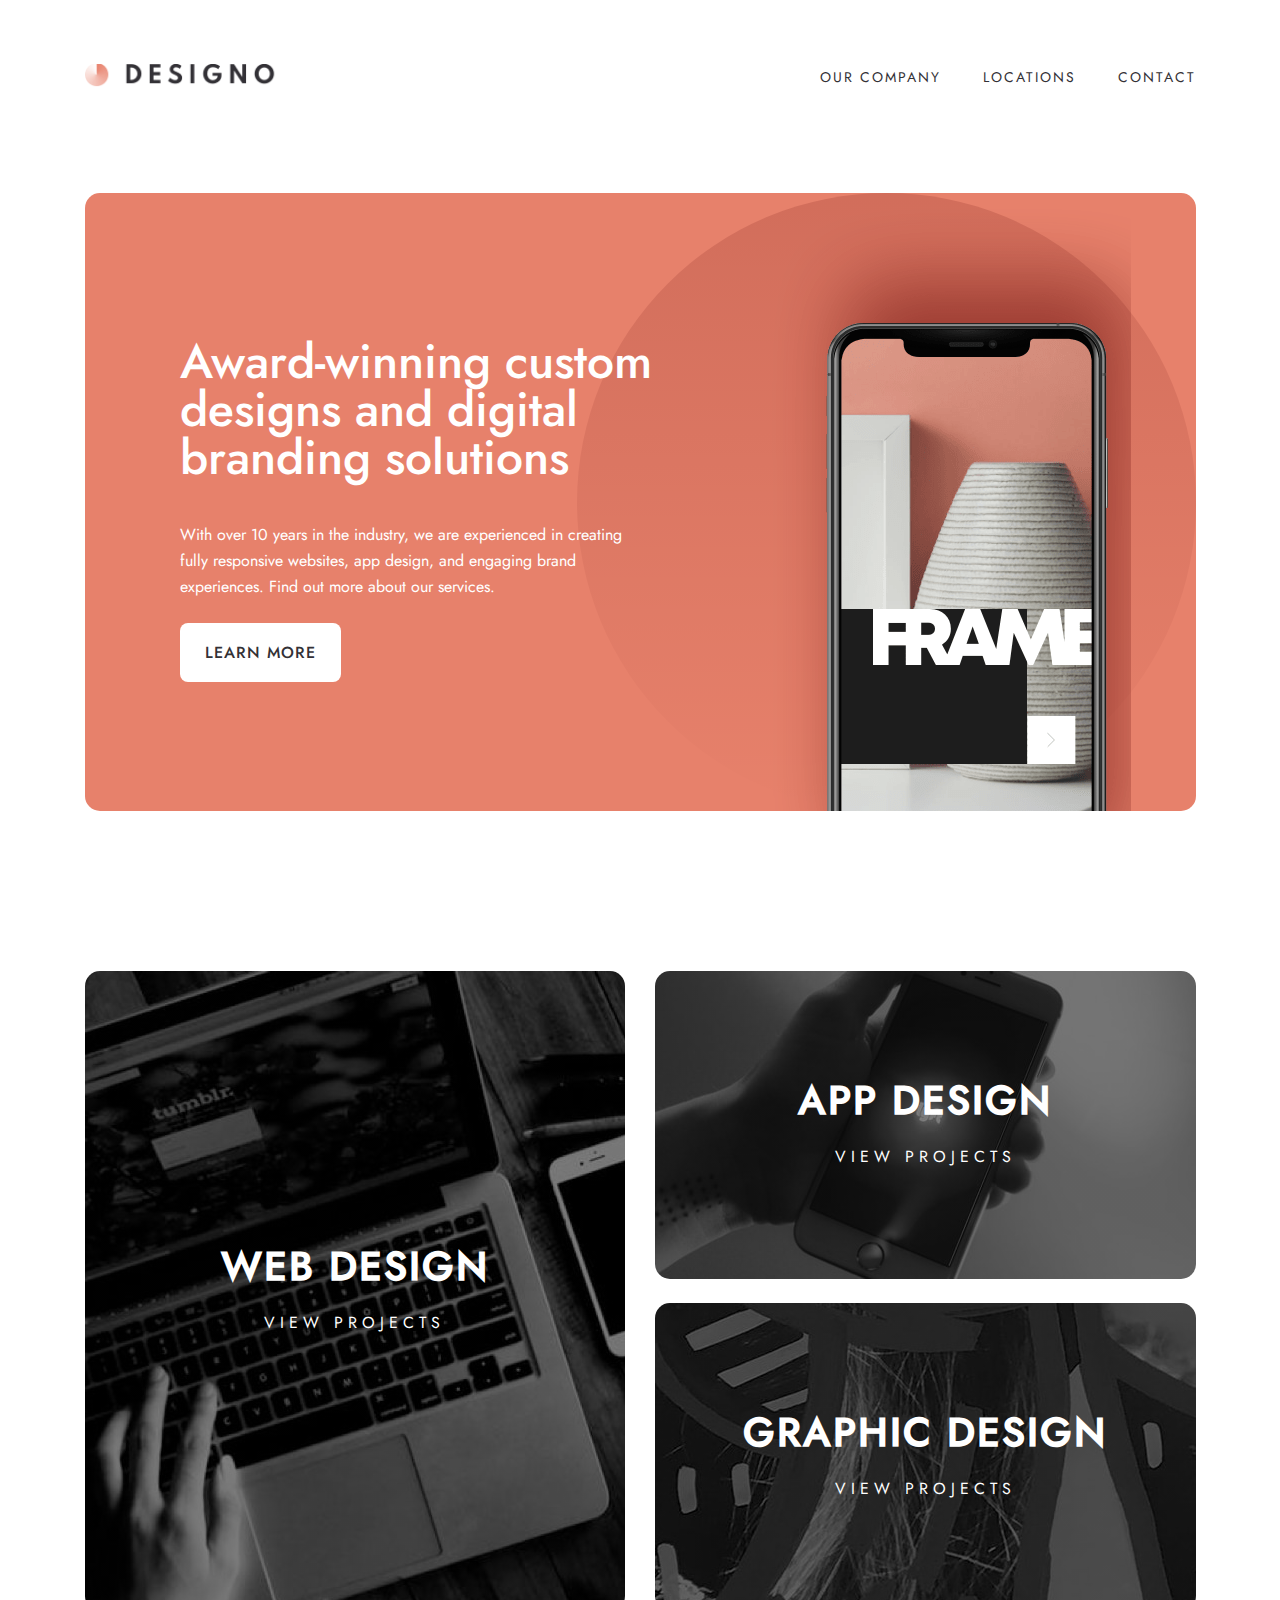
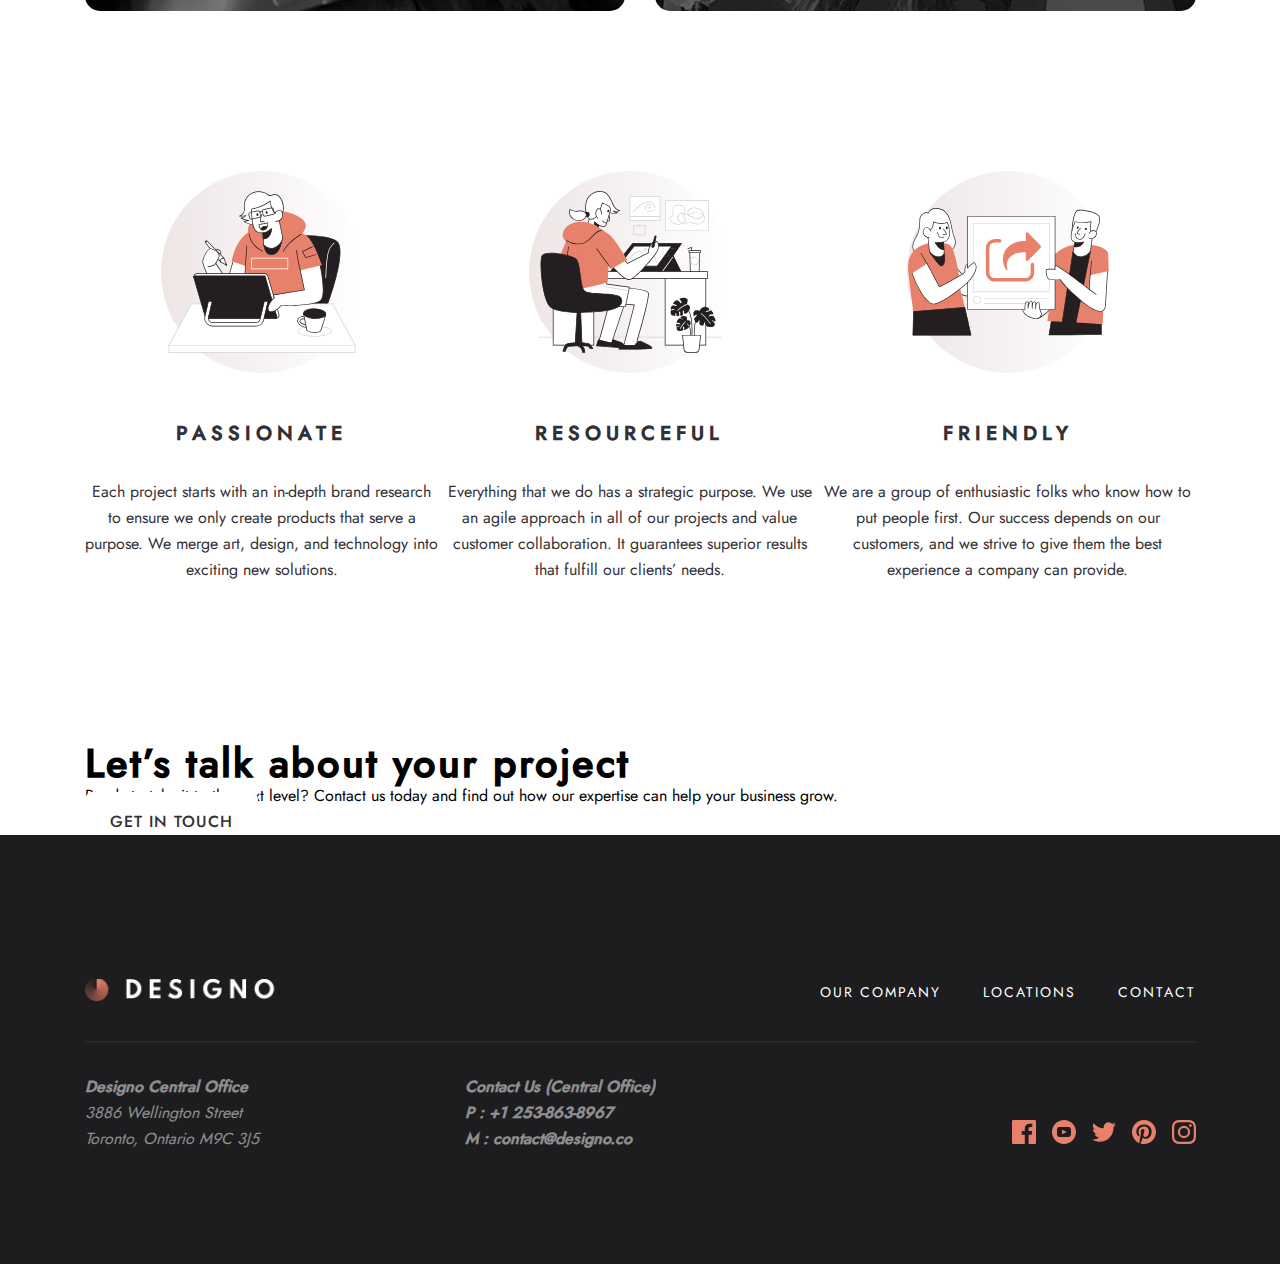
<file: index.html>
<!DOCTYPE html>
<html lang="en">
  <head>
    <meta charset="UTF-8" />
    <meta name="viewport" content="width=device-width, initial-scale=1.0" />
    <title>Designo</title>
    <link rel="stylesheet" href="./css/main.css" />
  </head>
  <body>
    <header class="header">
      <div class="header__container container">
        <a href="./index.html" class="header__logo"
          ><img
            src="./images/shared/desktop/logo-dark.png"
            alt="header__logo-img"
            class="header__logo-img"
            width="196"
            height="24"
        /></a>
        <nav class="navbar">
          <ul class="navbar__list">
            <li class="navbar__item">
              <a href=".pages/about.html" class="navbar__link"
                >OUR COMPANY</a
              >
            </li>
            <li class="navbar__item">
              <a href="./location.html" class="navbar__link"
                >LOCATIONS</a
              >
            </li>
            <li class="navbar__item">
              <a href="./contact.html" class="navbar__link"
                >CONTACT</a
              >
            </li>
          </ul>
        </nav>
      </div>
    </header>
    <main class="main">
      <div class="main__container container">
        <section class="hero">
          <div class="hero__content">
            <h1 class="hero__title">
              Award-winning custom designs and digital branding solutions
            </h1>
            <p class="hero__description">
              With over 10 years in the industry, we are experienced in creating
              fully responsive websites, app design, and engaging brand
              experiences. Find out more about our services.
            </p>
            <a href="./about.html" class="btn">Learn More</a>
          </div>
          <div class="hero__bg"></div>
        </section>
        <sectin class="bg-section">
          <a href="./webdesign.html" class="bg-section__left"
            ><h2>WEB DESIGN</h2>
            <p>VIEW PROJECTS</p></a
          >
          <div class="bg-section__right">
            <a href="./appdesign.html" class="bg__section__top"
              ><h2>APP DESIGN</h2>
              <p>VIEW PROJECTS</p></a
            >
            <a href="./graphicdesign.html" class="bg-section__bottom"
              ><h2>GRAPHIC DESIGN</h2>
              <p>VIEW PROJECTS</p></a
            >
          </div>
        </sectin>
        <section class="info">
          <div class="info__card">
            <img
              src="./images/home/desktop/illustration-passionate.svg"
              alt="illustration-passionate"
              class="info__img"
              width="202"
              height="202"
            />
            <h3 class="info__title">PASSIONATE</h3>
            <p class="info__description">
              Each project starts with an in-depth brand research to ensure we
              only create products that serve a purpose. We merge art, design,
              and technology into exciting new solutions.
            </p>
          </div>
          <div class="info__card">
            <img
              src="./images/home/desktop/illustration-resourceful.svg"
              alt="illustration-passionate"
              class="info__img"
              width="202"
              height="202"
            />
            <h3 class="info__title">RESOURCEFUL</h3>
            <p class="info__description">
              Everything that we do has a strategic purpose. We use an agile
              approach in all of our projects and value customer collaboration.
              It guarantees superior results that fulfill our clients’ needs.
            </p>
          </div>
          <div class="info__card">
            <img
              src="./images/home/desktop/illustration-friendly.svg"
              alt="illustration-passionate"
              class="info__img"
              width="202"
              height="202"
            />
            <h3 class="info__title">FRIENDLY</h3>
            <p class="info__description">
              We are a group of enthusiastic folks who know how to put people
              first. Our success depends on our customers, and we strive to give
              them the best experience a company can provide.
            </p>
          </div>
        </section>
        <section class="orange">
          <div class="orange__content">
            <h2 class="orange__title">Let’s talk about your project</h2>
            <p class="orange__description">
              Ready to take it to the next level? Contact us today and find out
              how our expertise can help your business grow.
            </p>
          </div>
          <a href="./contact.html" class="btn">Get in touch</a>
        </section>
      </div>
    </main>
    <footer class="footer">
      <div class="footer__container container">
        <div class="footer__container-wrapper">
          <a href="./index.html" class="header__logo"
            ><img
              src="./images/shared/desktop/logo-light.png"
              alt="header__logo-img"
              class="header__logo-img"
              width="196"
              height="24"
          /></a>
          <nav class="navbar">
            <ul class="navbar__list">
              <li class="navbar__item">
                <a href="./about.html" class="footer__navbar__link"
                  >OUR COMPANY</a
                >
              </li>
              <li class="navbar__item">
                <a
                  href="./location.html"
                  class="footer__navbar__link"
                  >LOCATIONS</a
                >
              </li>
              <li class="navbar__item">
                <a href="./contact.html" class="footer__navbar__link"
                  >CONTACT</a
                >
              </li>
            </ul>
          </nav>
        </div>
        <div class="line"></div>
        <div class="footer__bottom">
          <div class="footer__bottom-content">
            <address>
              <span>Designo Central Office</span> <br />
              3886 Wellington Street <br />Toronto, Ontario M9C 3J5
            </address>
            <address>
              <span
                >Contact Us (Central Office) <br />
              <a href="tel" style="color: inherit;">  P : +1 253-863-8967 </a><br />
                M : contact@designo.co</span
              >
            </address>
          </div>
          <ul class="footer__icon__list">
            <li class="footer__icon__item">
              <a href="" class="footer__icon__link"
                ><svg width="24" height="24" xmlns="http://www.w3.org/2000/svg">
                  <path
                    d="M22.675 0H1.325C.593 0 0 .593 0 1.325v21.351C0 23.407.593 24 1.325 24H12.82v-9.294H9.692v-3.622h3.128V8.413c0-3.1 1.893-4.788 4.659-4.788 1.325 0 2.463.099 2.795.143v3.24l-1.918.001c-1.504 0-1.795.715-1.795 1.763v2.313h3.587l-.467 3.622h-3.12V24h6.116c.73 0 1.323-.593 1.323-1.325V1.325C24 .593 23.407 0 22.675 0z"
                    fill="#E7816B"
                    fill-rule="nonzero"
                  /></svg
              ></a>
            </li>
            <li class="footer__icon__item">
              <a href="" class="footer__icon__link"
                ><svg width="24" height="24" xmlns="http://www.w3.org/2000/svg">
                  <path
                    d="M12 0C5.373 0 0 5.373 0 12s5.373 12 12 12 12-5.373 12-12S18.627 0 12 0zm4.441 16.892c-2.102.144-6.784.144-8.883 0C5.282 16.736 5.017 15.622 5 12c.017-3.629.285-4.736 2.558-4.892 2.099-.144 6.782-.144 8.883 0C18.718 7.264 18.982 8.378 19 12c-.018 3.629-.285 4.736-2.559 4.892zM10 9.658l4.917 2.338L10 14.342V9.658z"
                    fill="#E7816B"
                    fill-rule="nonzero"
                  /></svg
              ></a>
            </li>
            <li class="footer__icon__item">
              <a href="" class="footer__icon__link"
                ><svg width="24" height="20" xmlns="http://www.w3.org/2000/svg">
                  <path
                    d="M24 2.557a9.83 9.83 0 01-2.828.775A4.932 4.932 0 0023.337.608a9.864 9.864 0 01-3.127 1.195A4.916 4.916 0 0016.616.248c-3.179 0-5.515 2.966-4.797 6.045A13.978 13.978 0 011.671 1.149a4.93 4.93 0 001.523 6.574 4.903 4.903 0 01-2.229-.616c-.054 2.281 1.581 4.415 3.949 4.89a4.935 4.935 0 01-2.224.084 4.928 4.928 0 004.6 3.419A9.9 9.9 0 010 17.54a13.94 13.94 0 007.548 2.212c9.142 0 14.307-7.721 13.995-14.646A10.025 10.025 0 0024 2.557z"
                    fill="#E7816B"
                    fill-rule="nonzero"
                  /></svg
              ></a>
            </li>
            <li class="footer__icon__item">
              <a href="" class="footer__icon__link"
                ><svg width="24" height="24" xmlns="http://www.w3.org/2000/svg">
                  <path
                    d="M12 0C5.373 0 0 5.372 0 12c0 5.084 3.163 9.426 7.627 11.174-.105-.949-.2-2.405.042-3.441.218-.937 1.407-5.965 1.407-5.965s-.359-.719-.359-1.782c0-1.668.967-2.914 2.171-2.914 1.023 0 1.518.769 1.518 1.69 0 1.029-.655 2.568-.994 3.995-.283 1.194.599 2.169 1.777 2.169 2.133 0 3.772-2.249 3.772-5.495 0-2.873-2.064-4.882-5.012-4.882-3.414 0-5.418 2.561-5.418 5.207 0 1.031.397 2.138.893 2.738a.36.36 0 01.083.345l-.333 1.36c-.053.22-.174.267-.402.161-1.499-.698-2.436-2.889-2.436-4.649 0-3.785 2.75-7.262 7.929-7.262 4.163 0 7.398 2.967 7.398 6.931 0 4.136-2.607 7.464-6.227 7.464-1.216 0-2.359-.631-2.75-1.378l-.748 2.853c-.271 1.043-1.002 2.35-1.492 3.146C9.57 23.812 10.763 24 12 24c6.627 0 12-5.373 12-12 0-6.628-5.373-12-12-12z"
                    fill="#E7816B"
                    fill-rule="nonzero"
                  /></svg
              ></a>
            </li>
            <li class="footer__icon__item">
              <a href="" class="footer__icon__link"
                ><svg width="24" height="24" xmlns="http://www.w3.org/2000/svg">
                  <path
                    d="M12 2.163c3.204 0 3.584.012 4.85.07 3.252.148 4.771 1.691 4.919 4.919.058 1.265.069 1.645.069 4.849 0 3.205-.012 3.584-.069 4.849-.149 3.225-1.664 4.771-4.919 4.919-1.266.058-1.644.07-4.85.07-3.204 0-3.584-.012-4.849-.07-3.26-.149-4.771-1.699-4.919-4.92-.058-1.265-.07-1.644-.07-4.849 0-3.204.013-3.583.07-4.849.149-3.227 1.664-4.771 4.919-4.919 1.266-.057 1.645-.069 4.849-.069zM12 0C8.741 0 8.333.014 7.053.072 2.695.272.273 2.69.073 7.052.014 8.333 0 8.741 0 12c0 3.259.014 3.668.072 4.948.2 4.358 2.618 6.78 6.98 6.98C8.333 23.986 8.741 24 12 24c3.259 0 3.668-.014 4.948-.072 4.354-.2 6.782-2.618 6.979-6.98.059-1.28.073-1.689.073-4.948 0-3.259-.014-3.667-.072-4.947-.196-4.354-2.617-6.78-6.979-6.98C15.668.014 15.259 0 12 0zm0 5.838a6.162 6.162 0 100 12.324 6.162 6.162 0 000-12.324zM12 16a4 4 0 110-8 4 4 0 010 8zm6.406-11.845a1.44 1.44 0 100 2.881 1.44 1.44 0 000-2.881z"
                    fill="#E7816B"
                    fill-rule="nonzero"
                  /></svg
              ></a>
            </li>
          </ul>
        </div>
      </div>
    </footer>
  </body>
</html>
</file>
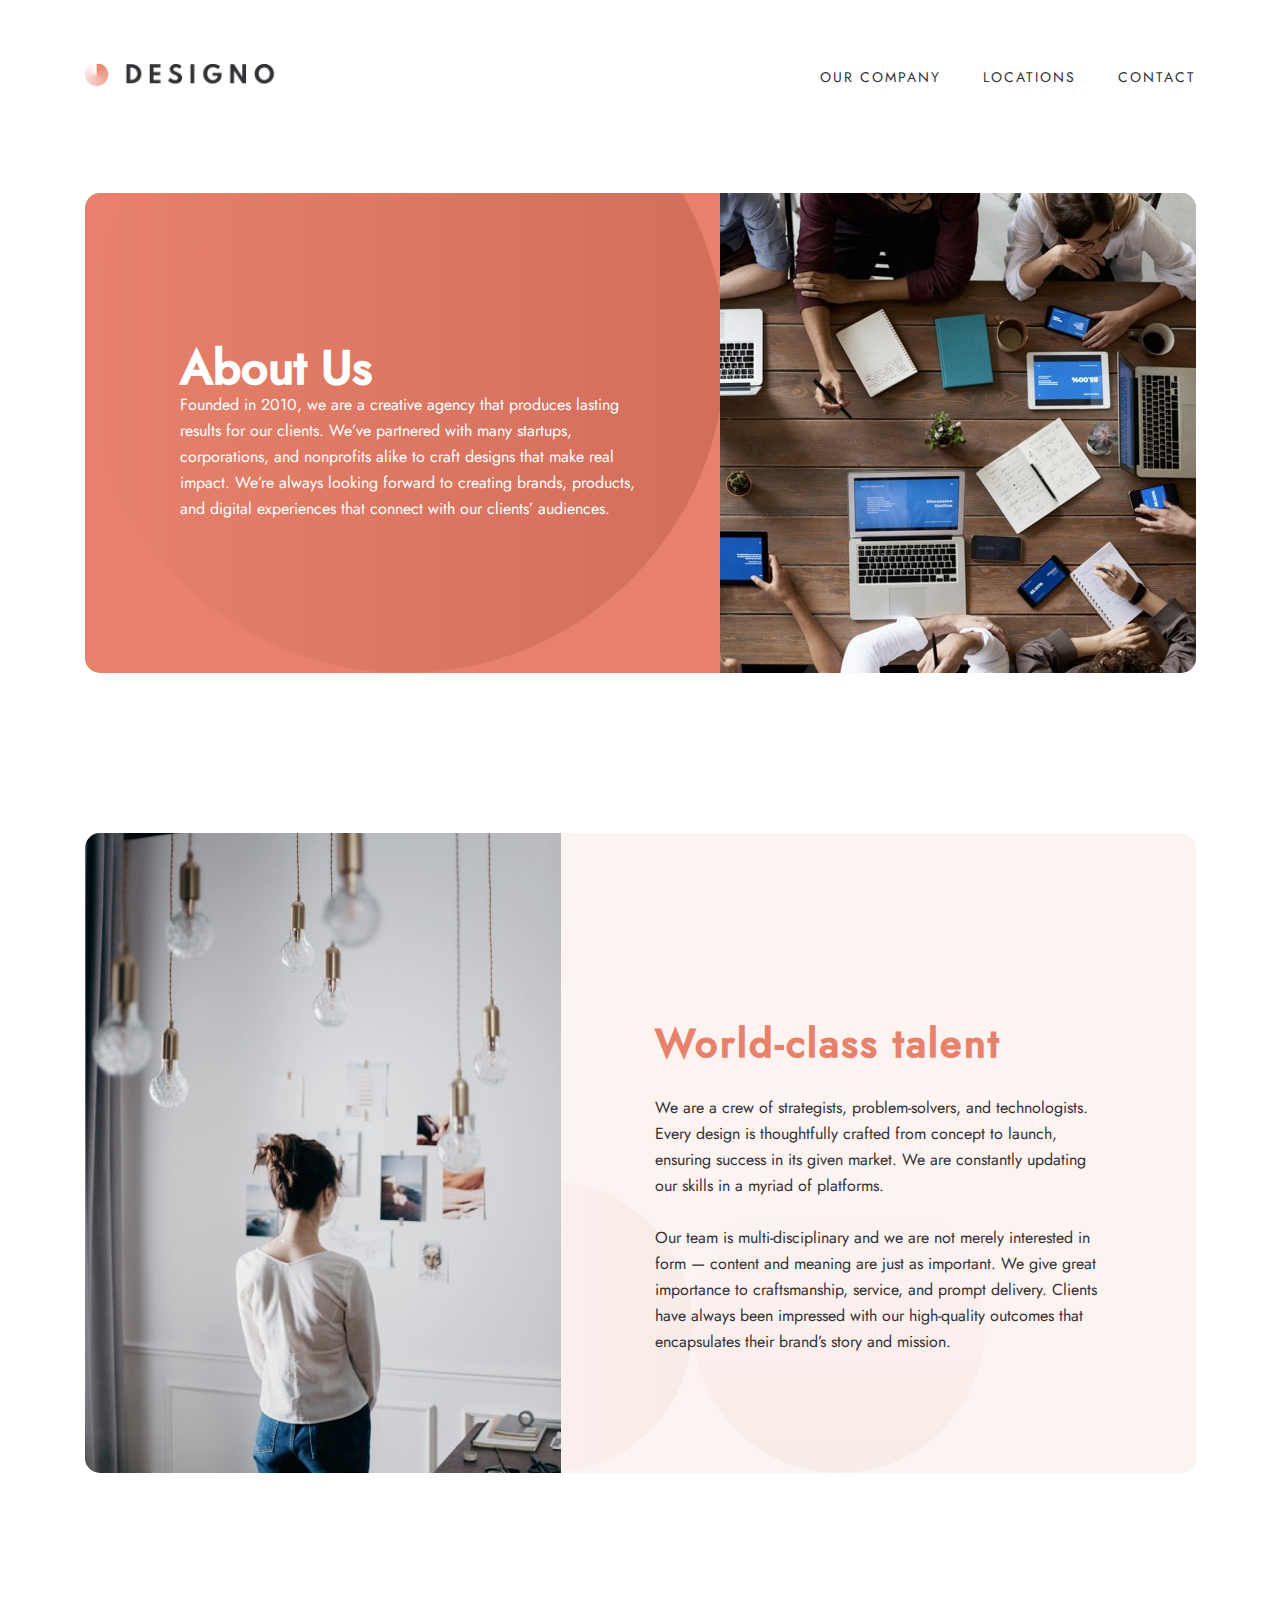
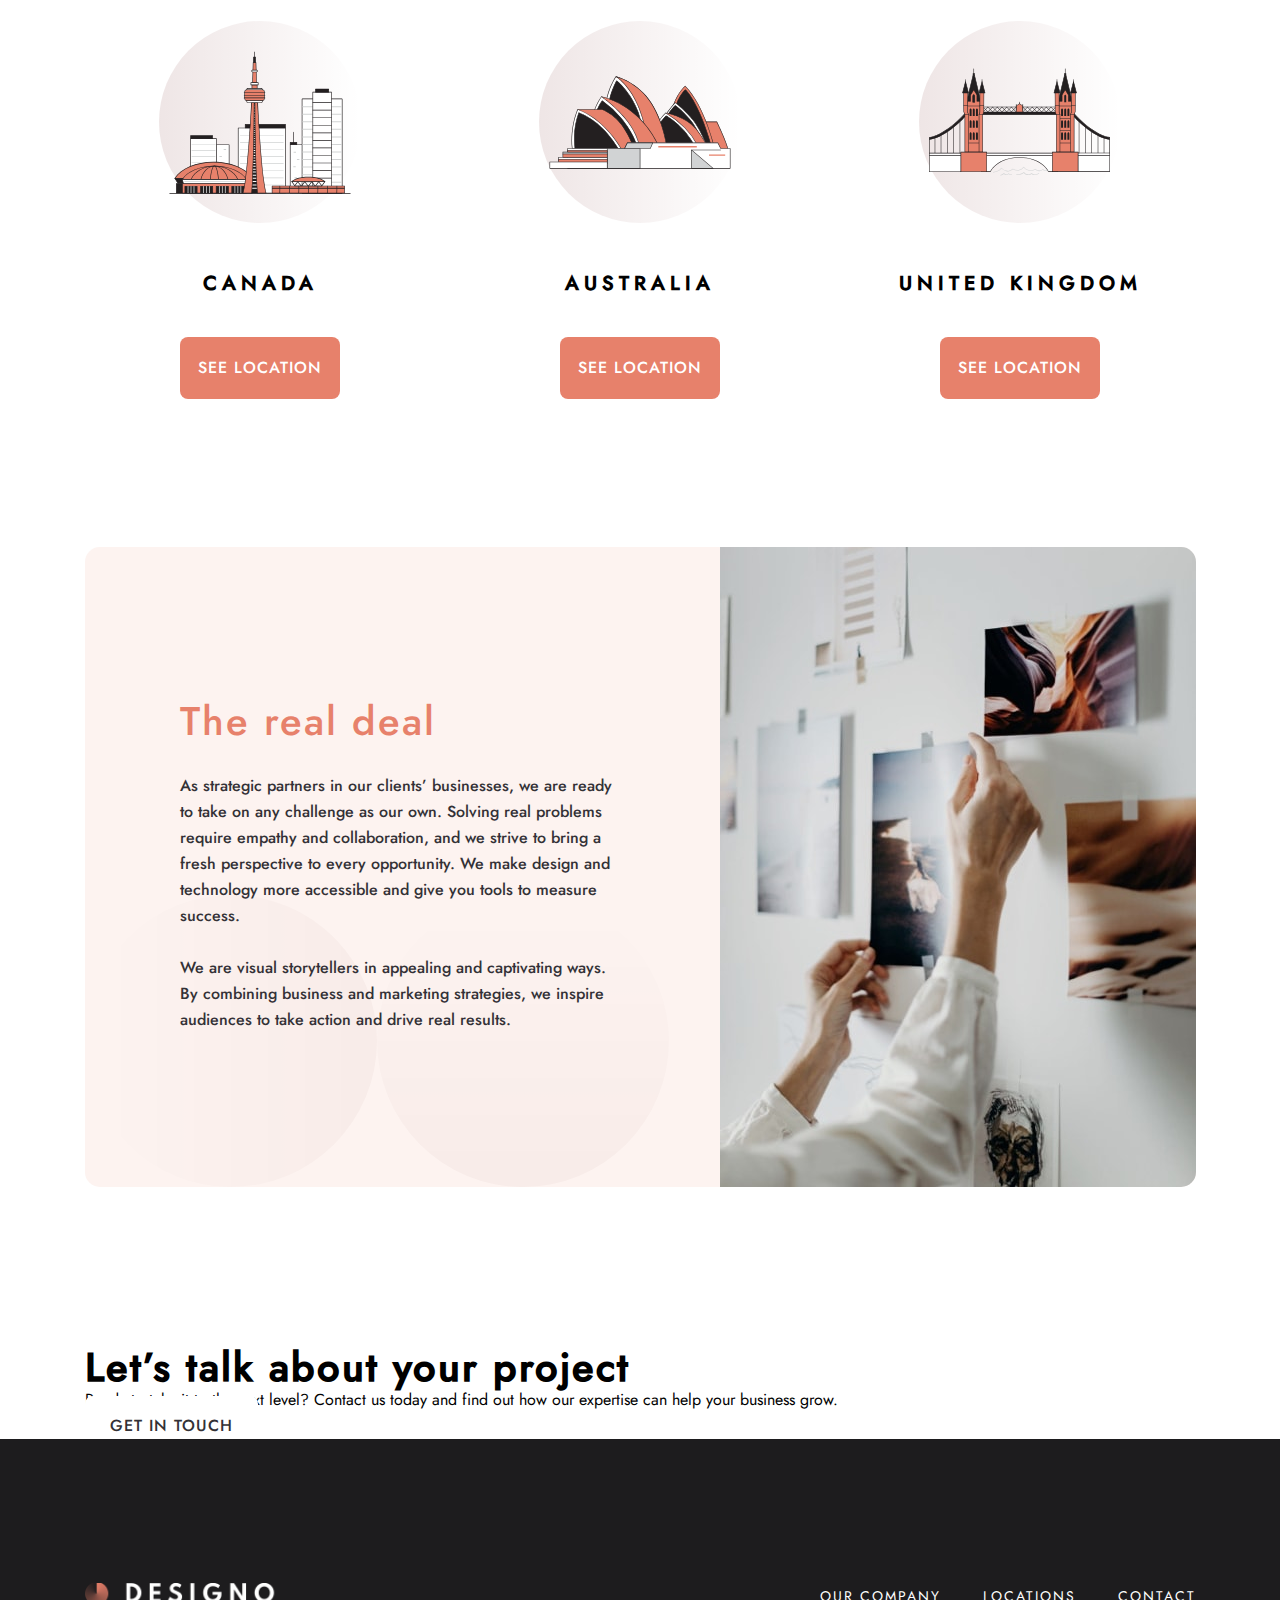
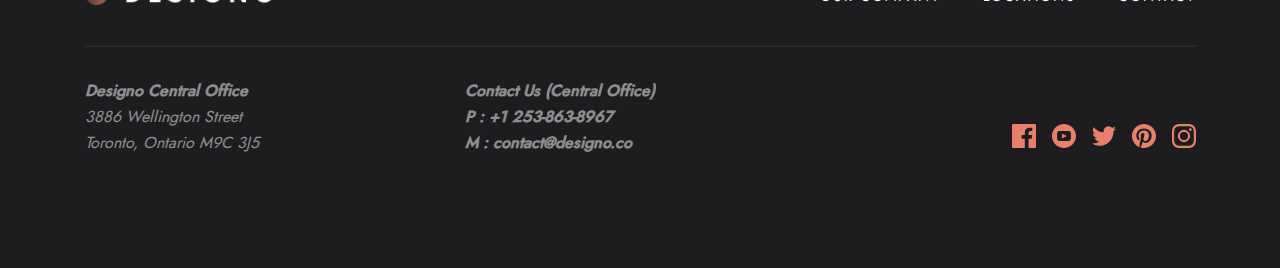
<file: about.html>
<!DOCTYPE html>
<html lang="en">
  <head>
    <meta charset="UTF-8" />
    <meta name="viewport" content="width=device-width, initial-scale=1.0" />
    <title>Designo</title>
    <link rel="stylesheet" href="./css/main.css">
  </head>
  <body>
    <header class="header">
      <div class="header__container container">
        <a href="./index.html" class="header__logo"
          ><img
            src="./images/shared/desktop/logo-dark.png"
            alt="header__logo-img"
            class="header__logo-img"
            width="196"
            height="24"
        /></a>
        <nav class="navbar">
          <ul class="navbar__list">
            <li class="navbar__item">
              <a href="./about.html" class="navbar__link">OUR COMPANY</a>
            </li>
            <li class="navbar__item">
              <a href="./location.html" class="navbar__link">LOCATIONS</a>
            </li>
            <li class="navbar__item">
              <a href="./contact.html" class="navbar__link">CONTACT</a>
            </li>
          </ul>
        </nav>
      </div>
    </header>
    <main class="main">
      <div class="main__container container">
        <section class="about">
          <div class="about__content">
            <h1 class="about__text">About Us</h1>
            <p class="about__description">
              Founded in 2010, we are a creative agency that produces lasting
              results for our clients. We’ve partnered with many startups,
              corporations, and nonprofits alike to craft designs that make real
              impact. We’re always looking forward to creating brands, products,
              and digital experiences that connect with our clients’ audiences.
            </p>
          </div>
          <div class="about__img">
            <img
              src="./images/about/desktop/image-about-hero.jpg"
              alt="image-about-hero"
            />
          </div>
        </section>
        <section class="talent">
          <img
            src="./images/about/desktop/image-world-class-talent.jpg"
            alt="image-world-class-talent"
          />
          <div class="talent__content">
            <h2>World-class talent</h2>
            <p>
              We are a crew of strategists, problem-solvers, and technologists.
              Every design is thoughtfully crafted from concept to launch,
              ensuring success in its given market. We are constantly updating
              our skills in a myriad of platforms. <br />
              <br />Our team is multi-disciplinary and we are not merely
              interested in form — content and meaning are just as important. We
              give great importance to craftsmanship, service, and prompt
              delivery. Clients have always been impressed with our high-quality
              outcomes that encapsulates their brand’s story and mission.
            </p>
          </div>
        </section>
        <section class="location">
          <ul class="lokation__list">
            <li>
              <img
                src="./images/shared/desktop/illustration-canada.svg"
                alt="illustration-canada"
              />
              <h3>CANADA</h3>
              <a href="./location.html" class="btn__orange">SEE LOCATION</a>
            </li>
            <li>
              <img
                src="./images/shared/desktop/illustration-australia.svg"
                alt="illustration-canada"
              />
              <h3>AUSTRALIA</h3>
              <a href="./location.html" class="btn__orange">SEE LOCATION</a>
            </li>
            <li>
              <img
                src="./images/shared/desktop/illustration-united-kingdom.svg"
                alt="illustration-canada"
              />
              <h3>UNITED KINGDOM</h3>
              <a href="./location.html" class="btn__orange">SEE LOCATION</a>
            </li>
          </ul>
        </section>
        <section class="contract">
          <div class="contract__content">
            <h2>The real deal</h2>
            <p>
              As strategic partners in our clients’ businesses, we are ready to
              take on any challenge as our own. Solving real problems require
              empathy and collaboration, and we strive to bring a fresh
              perspective to every opportunity. We make design and technology
              more accessible and give you tools to measure success. <br />
              <br />We are visual storytellers in appealing and captivating
              ways. By combining business and marketing strategies, we inspire
              audiences to take action and drive real results.
            </p>
          </div>
          <img
            src="./images/about/desktop/image-real-deal.jpg"
            alt="image-real-deal"
          />
        </section>
        <section class="orange">
          <div class="orange__content">
            <h2 class="orange__title">Let’s talk about your project</h2>
            <p class="orange__description">
              Ready to take it to the next level? Contact us today and find out
              how our expertise can help your business grow.
            </p>
          </div>
          <a href="./contact.html" class="btn">Get in touch</a>
        </section>
      </div>
    </main>
    <footer class="footer">
      <div class="footer__container container">
        <div class="footer__container-wrapper">
          <a href="./index.html" class="footer__logo"
            ><img
              src="./images/shared/desktop/logo-light.png"
              alt="header__logo-img"
              class="header__logo-img"
              width="196"
              height="24"
          /></a>
          <nav class="navbar">
            <ul class="navbar__list">
              <li class="navbar__item">
                <a href="./about.html" class="footer__navbar__link"
                  >OUR COMPANY</a
                >
              </li>
              <li class="navbar__item">
                <a href="./location.html" class="footer__navbar__link"
                  >LOCATIONS</a
                >
              </li>
              <li class="navbar__item">
                <a href="./contact.html" class="footer__navbar__link"
                  >CONTACT</a
                >
              </li>
            </ul>
          </nav>
        </div>
        <div class="line"></div>
        <div class="footer__bottom">
          <div class="footer__bottom-content">
            <address>
              <span>Designo Central Office</span> <br />
              3886 Wellington Street <br />Toronto, Ontario M9C 3J5
            </address>
            <address>
              <span
                >Contact Us (Central Office) <br />
                <a href="tel" style="color: inherit;">  P : +1 253-863-8967 </a><br />
                M : contact@designo.co</span
              >
            </address>
          </div>
          <ul class="footer__icon__list">
            <li class="footer__icon__item">
              <a href="" class="footer__icon__link"
                ><svg width="24" height="24" xmlns="http://www.w3.org/2000/svg">
                  <path
                    d="M22.675 0H1.325C.593 0 0 .593 0 1.325v21.351C0 23.407.593 24 1.325 24H12.82v-9.294H9.692v-3.622h3.128V8.413c0-3.1 1.893-4.788 4.659-4.788 1.325 0 2.463.099 2.795.143v3.24l-1.918.001c-1.504 0-1.795.715-1.795 1.763v2.313h3.587l-.467 3.622h-3.12V24h6.116c.73 0 1.323-.593 1.323-1.325V1.325C24 .593 23.407 0 22.675 0z"
                    fill="#E7816B"
                    fill-rule="nonzero"
                  /></svg
              ></a>
            </li>
            <li class="footer__icon__item">
              <a href="" class="footer__icon__link"
                ><svg width="24" height="24" xmlns="http://www.w3.org/2000/svg">
                  <path
                    d="M12 0C5.373 0 0 5.373 0 12s5.373 12 12 12 12-5.373 12-12S18.627 0 12 0zm4.441 16.892c-2.102.144-6.784.144-8.883 0C5.282 16.736 5.017 15.622 5 12c.017-3.629.285-4.736 2.558-4.892 2.099-.144 6.782-.144 8.883 0C18.718 7.264 18.982 8.378 19 12c-.018 3.629-.285 4.736-2.559 4.892zM10 9.658l4.917 2.338L10 14.342V9.658z"
                    fill="#E7816B"
                    fill-rule="nonzero"
                  /></svg
              ></a>
            </li>
            <li class="footer__icon__item">
              <a href="" class="footer__icon__link"
                ><svg width="24" height="20" xmlns="http://www.w3.org/2000/svg">
                  <path
                    d="M24 2.557a9.83 9.83 0 01-2.828.775A4.932 4.932 0 0023.337.608a9.864 9.864 0 01-3.127 1.195A4.916 4.916 0 0016.616.248c-3.179 0-5.515 2.966-4.797 6.045A13.978 13.978 0 011.671 1.149a4.93 4.93 0 001.523 6.574 4.903 4.903 0 01-2.229-.616c-.054 2.281 1.581 4.415 3.949 4.89a4.935 4.935 0 01-2.224.084 4.928 4.928 0 004.6 3.419A9.9 9.9 0 010 17.54a13.94 13.94 0 007.548 2.212c9.142 0 14.307-7.721 13.995-14.646A10.025 10.025 0 0024 2.557z"
                    fill="#E7816B"
                    fill-rule="nonzero"
                  /></svg
              ></a>
            </li>
            <li class="footer__icon__item">
              <a href="" class="footer__icon__link"
                ><svg width="24" height="24" xmlns="http://www.w3.org/2000/svg">
                  <path
                    d="M12 0C5.373 0 0 5.372 0 12c0 5.084 3.163 9.426 7.627 11.174-.105-.949-.2-2.405.042-3.441.218-.937 1.407-5.965 1.407-5.965s-.359-.719-.359-1.782c0-1.668.967-2.914 2.171-2.914 1.023 0 1.518.769 1.518 1.69 0 1.029-.655 2.568-.994 3.995-.283 1.194.599 2.169 1.777 2.169 2.133 0 3.772-2.249 3.772-5.495 0-2.873-2.064-4.882-5.012-4.882-3.414 0-5.418 2.561-5.418 5.207 0 1.031.397 2.138.893 2.738a.36.36 0 01.083.345l-.333 1.36c-.053.22-.174.267-.402.161-1.499-.698-2.436-2.889-2.436-4.649 0-3.785 2.75-7.262 7.929-7.262 4.163 0 7.398 2.967 7.398 6.931 0 4.136-2.607 7.464-6.227 7.464-1.216 0-2.359-.631-2.75-1.378l-.748 2.853c-.271 1.043-1.002 2.35-1.492 3.146C9.57 23.812 10.763 24 12 24c6.627 0 12-5.373 12-12 0-6.628-5.373-12-12-12z"
                    fill="#E7816B"
                    fill-rule="nonzero"
                  /></svg
              ></a>
            </li>
            <li class="footer__icon__item">
              <a href="" class="footer__icon__link"
                ><svg width="24" height="24" xmlns="http://www.w3.org/2000/svg">
                  <path
                    d="M12 2.163c3.204 0 3.584.012 4.85.07 3.252.148 4.771 1.691 4.919 4.919.058 1.265.069 1.645.069 4.849 0 3.205-.012 3.584-.069 4.849-.149 3.225-1.664 4.771-4.919 4.919-1.266.058-1.644.07-4.85.07-3.204 0-3.584-.012-4.849-.07-3.26-.149-4.771-1.699-4.919-4.92-.058-1.265-.07-1.644-.07-4.849 0-3.204.013-3.583.07-4.849.149-3.227 1.664-4.771 4.919-4.919 1.266-.057 1.645-.069 4.849-.069zM12 0C8.741 0 8.333.014 7.053.072 2.695.272.273 2.69.073 7.052.014 8.333 0 8.741 0 12c0 3.259.014 3.668.072 4.948.2 4.358 2.618 6.78 6.98 6.98C8.333 23.986 8.741 24 12 24c3.259 0 3.668-.014 4.948-.072 4.354-.2 6.782-2.618 6.979-6.98.059-1.28.073-1.689.073-4.948 0-3.259-.014-3.667-.072-4.947-.196-4.354-2.617-6.78-6.979-6.98C15.668.014 15.259 0 12 0zm0 5.838a6.162 6.162 0 100 12.324 6.162 6.162 0 000-12.324zM12 16a4 4 0 110-8 4 4 0 010 8zm6.406-11.845a1.44 1.44 0 100 2.881 1.44 1.44 0 000-2.881z"
                    fill="#E7816B"
                    fill-rule="nonzero"
                  /></svg
              ></a>
            </li>
          </ul>
        </div>
      </div>
    </footer>
  </body>
</html>
</file>
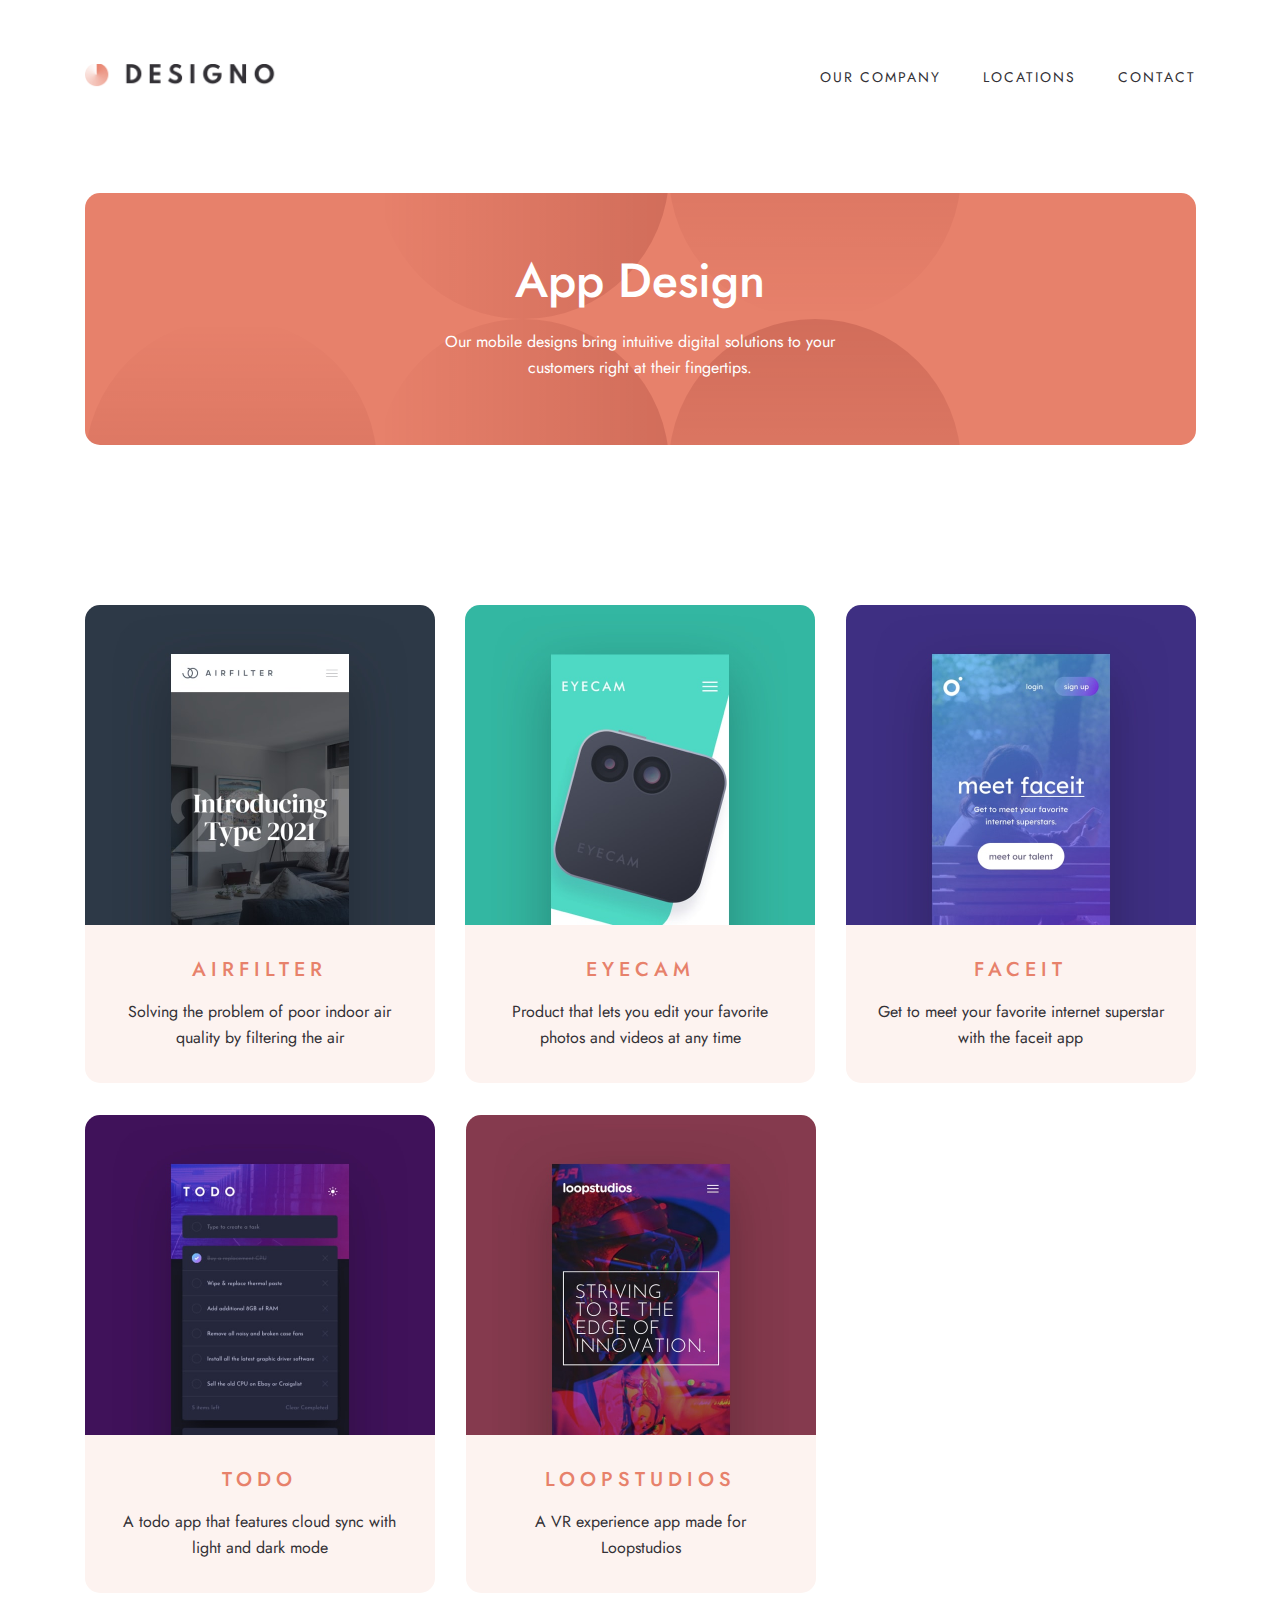
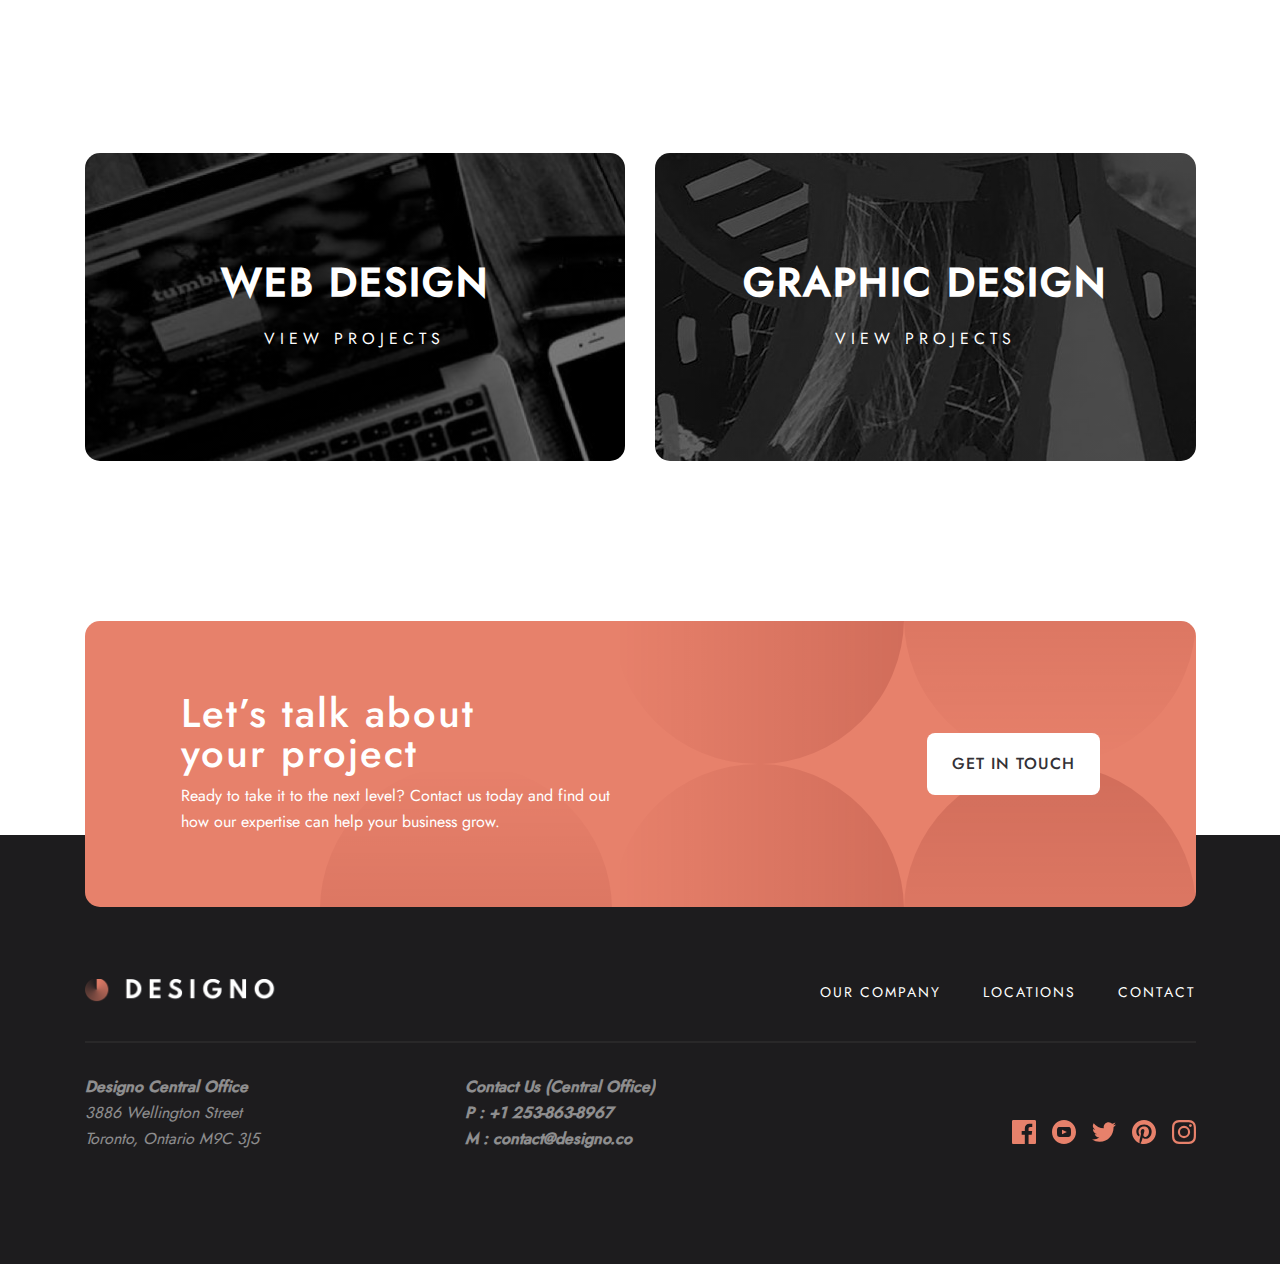
<file: appdesign.html>
<!DOCTYPE html>
<html lang="en">
  <head>
    <meta charset="UTF-8" />
    <meta name="viewport" content="width=device-width, initial-scale=1.0" />
    <title>Designo</title>
    <link rel="stylesheet" href="./css/main.css" />
  </head>
  <body>
    <header class="header">
      <div class="header__container container">
        <a href="./index.html" class="header__logo"
          ><img
            src="./images/shared/desktop/logo-dark.png"
            alt="header__logo-img"
            class="header__logo-img"
            width="196"
            height="24"
        /></a>
        <nav class="navbar">
          <ul class="navbar__list">
            <li class="navbar__item">
              <a href="./about.html" class="navbar__link">OUR COMPANY</a>
            </li>
            <li class="navbar__item">
              <a href="./location.html" class="navbar__link">LOCATIONS</a>
            </li>
            <li class="navbar__item">
              <a href="./contact.html" class="navbar__link">CONTACT</a>
            </li>
          </ul>
        </nav>
      </div>
    </header>
    <main class="main">
      <div class="main__container container">
        <section class="app">
          <div class="app__content">
            <h1 class="app__title">App Design</h1>
            <p class="app__description">
              Our mobile designs bring intuitive digital solutions to your
              customers right at their fingertips.
            </p>
          </div>
        </section>
        <section class="cards">
          <ul class="card__list">
            <li class="card__item">
              <img
                class="card__img"
                src="./images/app-design/desktop/image-airfilter.jpg"
                alt="image-airfilter"
              />
              <h3 class="card__title">AIRFILTER</h3>
              <p class="card__description">
                Solving the problem of poor indoor air quality by filtering the
                air
              </p>
            </li>
            <li class="card__item">
              <img
                class="card__img"
                src="./images/app-design/desktop/image-eyecam.jpg"
                alt="image-eyecam"
              />
              <h3 class="card__title">EYECAM</h3>
              <p class="card__description">
                Product that lets you edit your favorite photos and videos at
                any time
              </p>
            </li>
            <li class="card__item">
              <img
                class="card__img"
                src="./images/app-design/desktop/image-faceit.jpg"
                alt="image-faceit"
              />
              <h3 class="card__title">FACEIT</h3>
              <p class="card__description">
                Get to meet your favorite internet superstar with the faceit app
              </p>
            </li>
          </ul>
          <ul class="card__list card__two">
            <li class="card__item">
              <img
                class="card__img"
                src="./images/app-design/desktop/image-todo.jpg"
                alt="image-todo"
              />
              <h3 class="card__title">TODO</h3>
              <p class="card__description">
                A todo app that features cloud sync with light and dark mode
              </p>
            </li>
            <li class="card__item">
              <img
                class="card__img"
                src="./images/app-design/desktop/image-loopstudios.jpg"
                alt="image-loopstudios"
              />
              <h3 class="card__title">LOOPSTUDIOS</h3>
              <p class="card__description">
                A VR experience app made for Loopstudios
              </p>
            </li>
          </ul>
        </section>
        <sectin class="bg-section">
          <a
            href="./html-pages/webdesign.html"
            class="bg__section__top app__bg"
            ><h2>WEB DESIGN</h2>
            <p>VIEW PROJECTS</p></a
          >
          <div class="bg-section__right">
            <a href="./graphicdesign.html" class="bg-section__bottom"
              ><h2>GRAPHIC DESIGN</h2>
              <p>VIEW PROJECTS</p></a
            >
          </div>
        </sectin>
        <section class="app-mainend">
          <div class="app-mainend__content">
            <h2 class="app-mainend__title">Let’s talk about your project</h2>
            <p class="app-mainend__description">
              Ready to take it to the next level? Contact us today and find out
              how our expertise can help your business grow.
            </p>
          </div>
          <a href="./contact.html" class="btn">Get in touch</a>
        </section>
      </div>
    </main>
    <footer class="footer">
      <div class="footer__container container">
        <div class="footer__container-wrapper">
          <a href="./index.html" class="header__logo"
            ><img
              src="./images/shared/desktop/logo-light.png"
              alt="header__logo-img"
              class="header__logo-img"
              width="196"
              height="24"
          /></a>
          <nav class="navbar">
            <ul class="navbar__list">
              <li class="navbar__item">
                <a href="" class="footer__navbar__link">OUR COMPANY</a>
              </li>
              <li class="navbar__item">
                <a href="" class="footer__navbar__link">LOCATIONS</a>
              </li>
              <li class="navbar__item">
                <a href="" class="footer__navbar__link">CONTACT</a>
              </li>
            </ul>
          </nav>
        </div>
        <div class="line"></div>
        <div class="footer__bottom">
          <div class="footer__bottom-content">
            <address>
              <span>Designo Central Office</span> <br />
              3886 Wellington Street <br />Toronto, Ontario M9C 3J5
            </address>
            <address>
              <span
                >Contact Us (Central Office) <br />
                <a href="tel" style="color: inherit;">  P : +1 253-863-8967 </a><br />
                M : contact@designo.co</span
              >
            </address>
          </div>
          <ul class="footer__icon__list">
            <li class="footer__icon__item">
              <a href="" class="footer__icon__link"
                ><svg width="24" height="24" xmlns="http://www.w3.org/2000/svg">
                  <path
                    d="M22.675 0H1.325C.593 0 0 .593 0 1.325v21.351C0 23.407.593 24 1.325 24H12.82v-9.294H9.692v-3.622h3.128V8.413c0-3.1 1.893-4.788 4.659-4.788 1.325 0 2.463.099 2.795.143v3.24l-1.918.001c-1.504 0-1.795.715-1.795 1.763v2.313h3.587l-.467 3.622h-3.12V24h6.116c.73 0 1.323-.593 1.323-1.325V1.325C24 .593 23.407 0 22.675 0z"
                    fill="#E7816B"
                    fill-rule="nonzero"
                  /></svg
              ></a>
            </li>
            <li class="footer__icon__item">
              <a href="" class="footer__icon__link"
                ><svg width="24" height="24" xmlns="http://www.w3.org/2000/svg">
                  <path
                    d="M12 0C5.373 0 0 5.373 0 12s5.373 12 12 12 12-5.373 12-12S18.627 0 12 0zm4.441 16.892c-2.102.144-6.784.144-8.883 0C5.282 16.736 5.017 15.622 5 12c.017-3.629.285-4.736 2.558-4.892 2.099-.144 6.782-.144 8.883 0C18.718 7.264 18.982 8.378 19 12c-.018 3.629-.285 4.736-2.559 4.892zM10 9.658l4.917 2.338L10 14.342V9.658z"
                    fill="#E7816B"
                    fill-rule="nonzero"
                  /></svg
              ></a>
            </li>
            <li class="footer__icon__item">
              <a href="" class="footer__icon__link"
                ><svg width="24" height="20" xmlns="http://www.w3.org/2000/svg">
                  <path
                    d="M24 2.557a9.83 9.83 0 01-2.828.775A4.932 4.932 0 0023.337.608a9.864 9.864 0 01-3.127 1.195A4.916 4.916 0 0016.616.248c-3.179 0-5.515 2.966-4.797 6.045A13.978 13.978 0 011.671 1.149a4.93 4.93 0 001.523 6.574 4.903 4.903 0 01-2.229-.616c-.054 2.281 1.581 4.415 3.949 4.89a4.935 4.935 0 01-2.224.084 4.928 4.928 0 004.6 3.419A9.9 9.9 0 010 17.54a13.94 13.94 0 007.548 2.212c9.142 0 14.307-7.721 13.995-14.646A10.025 10.025 0 0024 2.557z"
                    fill="#E7816B"
                    fill-rule="nonzero"
                  /></svg
              ></a>
            </li>
            <li class="footer__icon__item">
              <a href="" class="footer__icon__link"
                ><svg width="24" height="24" xmlns="http://www.w3.org/2000/svg">
                  <path
                    d="M12 0C5.373 0 0 5.372 0 12c0 5.084 3.163 9.426 7.627 11.174-.105-.949-.2-2.405.042-3.441.218-.937 1.407-5.965 1.407-5.965s-.359-.719-.359-1.782c0-1.668.967-2.914 2.171-2.914 1.023 0 1.518.769 1.518 1.69 0 1.029-.655 2.568-.994 3.995-.283 1.194.599 2.169 1.777 2.169 2.133 0 3.772-2.249 3.772-5.495 0-2.873-2.064-4.882-5.012-4.882-3.414 0-5.418 2.561-5.418 5.207 0 1.031.397 2.138.893 2.738a.36.36 0 01.083.345l-.333 1.36c-.053.22-.174.267-.402.161-1.499-.698-2.436-2.889-2.436-4.649 0-3.785 2.75-7.262 7.929-7.262 4.163 0 7.398 2.967 7.398 6.931 0 4.136-2.607 7.464-6.227 7.464-1.216 0-2.359-.631-2.75-1.378l-.748 2.853c-.271 1.043-1.002 2.35-1.492 3.146C9.57 23.812 10.763 24 12 24c6.627 0 12-5.373 12-12 0-6.628-5.373-12-12-12z"
                    fill="#E7816B"
                    fill-rule="nonzero"
                  /></svg
              ></a>
            </li>
            <li class="footer__icon__item">
              <a href="" class="footer__icon__link"
                ><svg width="24" height="24" xmlns="http://www.w3.org/2000/svg">
                  <path
                    d="M12 2.163c3.204 0 3.584.012 4.85.07 3.252.148 4.771 1.691 4.919 4.919.058 1.265.069 1.645.069 4.849 0 3.205-.012 3.584-.069 4.849-.149 3.225-1.664 4.771-4.919 4.919-1.266.058-1.644.07-4.85.07-3.204 0-3.584-.012-4.849-.07-3.26-.149-4.771-1.699-4.919-4.92-.058-1.265-.07-1.644-.07-4.849 0-3.204.013-3.583.07-4.849.149-3.227 1.664-4.771 4.919-4.919 1.266-.057 1.645-.069 4.849-.069zM12 0C8.741 0 8.333.014 7.053.072 2.695.272.273 2.69.073 7.052.014 8.333 0 8.741 0 12c0 3.259.014 3.668.072 4.948.2 4.358 2.618 6.78 6.98 6.98C8.333 23.986 8.741 24 12 24c3.259 0 3.668-.014 4.948-.072 4.354-.2 6.782-2.618 6.979-6.98.059-1.28.073-1.689.073-4.948 0-3.259-.014-3.667-.072-4.947-.196-4.354-2.617-6.78-6.979-6.98C15.668.014 15.259 0 12 0zm0 5.838a6.162 6.162 0 100 12.324 6.162 6.162 0 000-12.324zM12 16a4 4 0 110-8 4 4 0 010 8zm6.406-11.845a1.44 1.44 0 100 2.881 1.44 1.44 0 000-2.881z"
                    fill="#E7816B"
                    fill-rule="nonzero"
                  /></svg
              ></a>
            </li>
          </ul>
        </div>
      </div>
    </footer>
  </body>
</html>
</file>
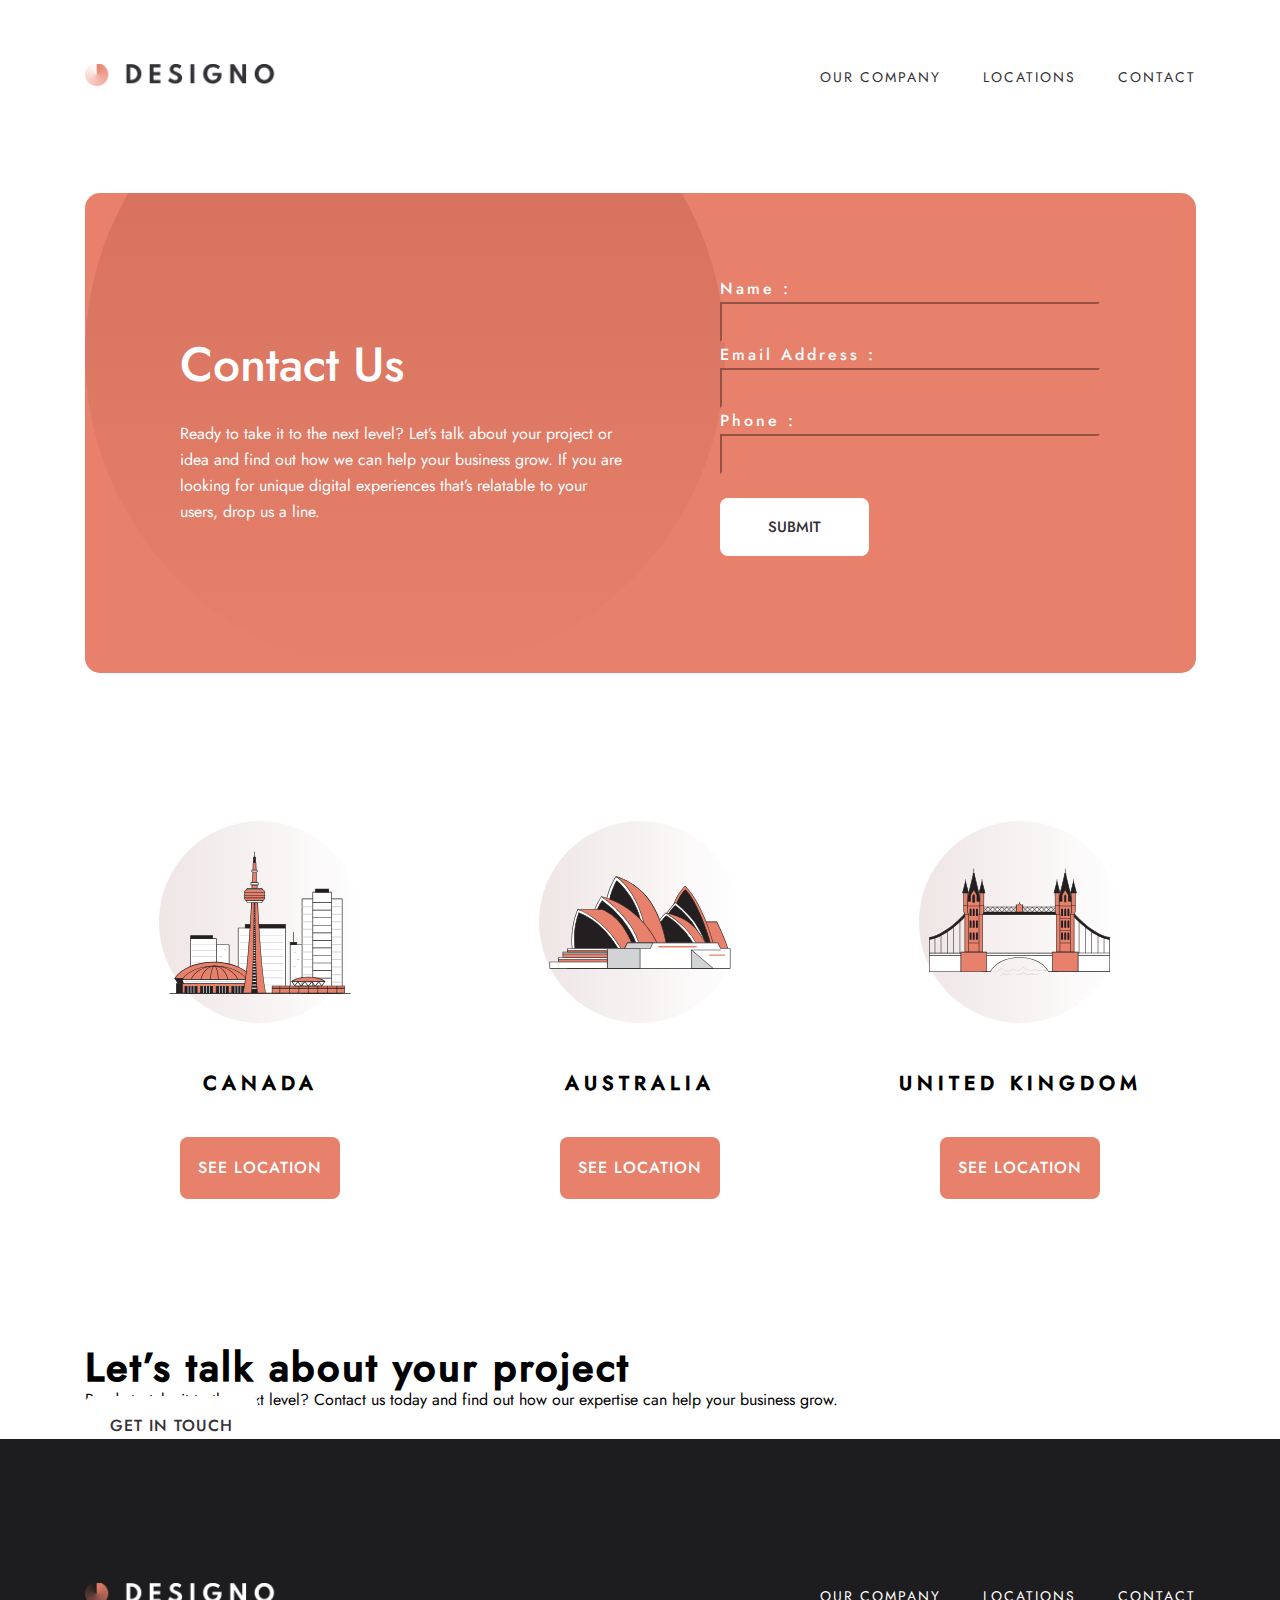
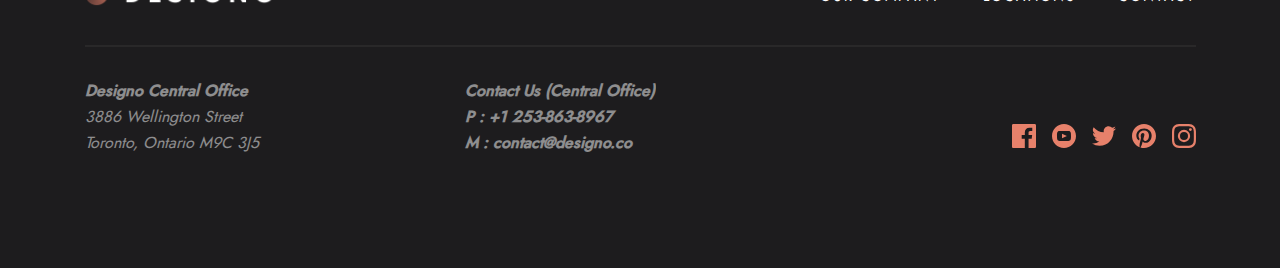
<file: contact.html>
<!DOCTYPE html>
<html lang="en">
  <head>
    <meta charset="UTF-8" />
    <meta name="viewport" content="width=device-width, initial-scale=1.0" />
    <title>Designo</title>
    <link rel="stylesheet" href="./css/main.css" />
  </head>
  <body>
    <header class="header">
      <div class="header__container container">
        <a href="./index.html" class="header__logo"
          ><img
            src="./images/shared/desktop/logo-dark.png"
            alt="header__logo-img"
            class="header__logo-img"
            width="196"
            height="24"
        /></a>
        <nav class="navbar">
          <ul class="navbar__list">
            <li class="navbar__item">
              <a href="./about.html" class="navbar__link">OUR COMPANY</a>
            </li>
            <li class="navbar__item">
              <a href="./location.html" class="navbar__link">LOCATIONS</a>
            </li>
            <li class="navbar__item">
              <a href="./contact.html" class="navbar__link">CONTACT</a>
            </li>
          </ul>
        </nav>
      </div>
    </header>
    <main class="main">
      <div class="main__container container">
        <section class="contact">
          <div class="contact__content">
            <h1>Contact Us</h1>
            <p>
              Ready to take it to the next level? Let’s talk about your project
              or idea and find out how we can help your business grow. If you
              are looking for unique digital experiences that’s relatable to
              your users, drop us a line.
            </p>
          </div>
          <div class="contact__form">
            <form action="">
              <label for="Name">Name :</label>
              <input type="text" />
              <label for="Name">Email Address :</label>
              <input type="text" />
              <label for="Name">Phone :</label>
              <input type="text" />
            </form>
            <a href="./index.html" class="submit__btn">submit</a>
          </div>
        </section>
        <section class="location">
          <ul class="lokation__list">
            <li>
              <img
                src="./images/shared/desktop/illustration-canada.svg"
                alt="illustration-canada"
              />
              <h3>CANADA</h3>
              <a href="./location.html" class="btn__orange">SEE LOCATION</a>
            </li>
            <li>
              <img
                src="./images/shared/desktop/illustration-australia.svg"
                alt="illustration-canada"
              />
              <h3>AUSTRALIA</h3>
              <a href="./location.html" class="btn__orange">SEE LOCATION</a>
            </li>
            <li>
              <img
                src="./images/shared/desktop/illustration-united-kingdom.svg"
                alt="illustration-canada"
              />
              <h3>UNITED KINGDOM</h3>
              <a href="./location.html" class="btn__orange">SEE LOCATION</a>
            </li>
          </ul>
        </section>
        <section class="orange">
          <div class="orange__content">
            <h2 class="orange__title">Let’s talk about your project</h2>
            <p class="orange__description">
              Ready to take it to the next level? Contact us today and find out
              how our expertise can help your business grow.
            </p>
          </div>
          <a href="" class="btn">Get in touch</a>
        </section>
      </div>
    </main>
    <footer class="footer">
      <div class="footer__container container">
        <div class="footer__container-wrapper">
          <a href="./index.html" class="footer__logo"
            ><img
              src="./images/shared/desktop/logo-light.png"
              alt="header__logo-img"
              class="header__logo-img"
              width="196"
              height="24"
          /></a>
          <nav class="navbar">
            <ul class="navbar__list">
              <li class="navbar__item">
                <a href="./about.html" class="footer__navbar__link">OUR COMPANY</a>
              </li>
              <li class="navbar__item">
                <a href="./location.html" class="footer__navbar__link">LOCATIONS</a>
              </li>
              <li class="navbar__item">
                <a href="./contact.html" class="footer__navbar__link">CONTACT</a>
              </li>
            </ul>
          </nav>
        </div>
        <div class="line"></div>
        <div class="footer__bottom">
          <div class="footer__bottom-content">
            <address>
              <span>Designo Central Office</span> <br />
              3886 Wellington Street <br />Toronto, Ontario M9C 3J5
            </address>
            <address>
              <span
                >Contact Us (Central Office) <br />
                <a href="tel" style="color: inherit;">  P : +1 253-863-8967 </a><br />
                M : contact@designo.co</span
              >
            </address>
          </div>
          <ul class="footer__icon__list">
            <li class="footer__icon__item">
              <a href="" class="footer__icon__link"
                ><svg width="24" height="24" xmlns="http://www.w3.org/2000/svg">
                  <path
                    d="M22.675 0H1.325C.593 0 0 .593 0 1.325v21.351C0 23.407.593 24 1.325 24H12.82v-9.294H9.692v-3.622h3.128V8.413c0-3.1 1.893-4.788 4.659-4.788 1.325 0 2.463.099 2.795.143v3.24l-1.918.001c-1.504 0-1.795.715-1.795 1.763v2.313h3.587l-.467 3.622h-3.12V24h6.116c.73 0 1.323-.593 1.323-1.325V1.325C24 .593 23.407 0 22.675 0z"
                    fill="#E7816B"
                    fill-rule="nonzero"
                  /></svg
              ></a>
            </li>
            <li class="footer__icon__item">
              <a href="" class="footer__icon__link"
                ><svg width="24" height="24" xmlns="http://www.w3.org/2000/svg">
                  <path
                    d="M12 0C5.373 0 0 5.373 0 12s5.373 12 12 12 12-5.373 12-12S18.627 0 12 0zm4.441 16.892c-2.102.144-6.784.144-8.883 0C5.282 16.736 5.017 15.622 5 12c.017-3.629.285-4.736 2.558-4.892 2.099-.144 6.782-.144 8.883 0C18.718 7.264 18.982 8.378 19 12c-.018 3.629-.285 4.736-2.559 4.892zM10 9.658l4.917 2.338L10 14.342V9.658z"
                    fill="#E7816B"
                    fill-rule="nonzero"
                  /></svg
              ></a>
            </li>
            <li class="footer__icon__item">
              <a href="" class="footer__icon__link"
                ><svg width="24" height="20" xmlns="http://www.w3.org/2000/svg">
                  <path
                    d="M24 2.557a9.83 9.83 0 01-2.828.775A4.932 4.932 0 0023.337.608a9.864 9.864 0 01-3.127 1.195A4.916 4.916 0 0016.616.248c-3.179 0-5.515 2.966-4.797 6.045A13.978 13.978 0 011.671 1.149a4.93 4.93 0 001.523 6.574 4.903 4.903 0 01-2.229-.616c-.054 2.281 1.581 4.415 3.949 4.89a4.935 4.935 0 01-2.224.084 4.928 4.928 0 004.6 3.419A9.9 9.9 0 010 17.54a13.94 13.94 0 007.548 2.212c9.142 0 14.307-7.721 13.995-14.646A10.025 10.025 0 0024 2.557z"
                    fill="#E7816B"
                    fill-rule="nonzero"
                  /></svg
              ></a>
            </li>
            <li class="footer__icon__item">
              <a href="" class="footer__icon__link"
                ><svg width="24" height="24" xmlns="http://www.w3.org/2000/svg">
                  <path
                    d="M12 0C5.373 0 0 5.372 0 12c0 5.084 3.163 9.426 7.627 11.174-.105-.949-.2-2.405.042-3.441.218-.937 1.407-5.965 1.407-5.965s-.359-.719-.359-1.782c0-1.668.967-2.914 2.171-2.914 1.023 0 1.518.769 1.518 1.69 0 1.029-.655 2.568-.994 3.995-.283 1.194.599 2.169 1.777 2.169 2.133 0 3.772-2.249 3.772-5.495 0-2.873-2.064-4.882-5.012-4.882-3.414 0-5.418 2.561-5.418 5.207 0 1.031.397 2.138.893 2.738a.36.36 0 01.083.345l-.333 1.36c-.053.22-.174.267-.402.161-1.499-.698-2.436-2.889-2.436-4.649 0-3.785 2.75-7.262 7.929-7.262 4.163 0 7.398 2.967 7.398 6.931 0 4.136-2.607 7.464-6.227 7.464-1.216 0-2.359-.631-2.75-1.378l-.748 2.853c-.271 1.043-1.002 2.35-1.492 3.146C9.57 23.812 10.763 24 12 24c6.627 0 12-5.373 12-12 0-6.628-5.373-12-12-12z"
                    fill="#E7816B"
                    fill-rule="nonzero"
                  /></svg
              ></a>
            </li>
            <li class="footer__icon__item">
              <a href="" class="footer__icon__link"
                ><svg width="24" height="24" xmlns="http://www.w3.org/2000/svg">
                  <path
                    d="M12 2.163c3.204 0 3.584.012 4.85.07 3.252.148 4.771 1.691 4.919 4.919.058 1.265.069 1.645.069 4.849 0 3.205-.012 3.584-.069 4.849-.149 3.225-1.664 4.771-4.919 4.919-1.266.058-1.644.07-4.85.07-3.204 0-3.584-.012-4.849-.07-3.26-.149-4.771-1.699-4.919-4.92-.058-1.265-.07-1.644-.07-4.849 0-3.204.013-3.583.07-4.849.149-3.227 1.664-4.771 4.919-4.919 1.266-.057 1.645-.069 4.849-.069zM12 0C8.741 0 8.333.014 7.053.072 2.695.272.273 2.69.073 7.052.014 8.333 0 8.741 0 12c0 3.259.014 3.668.072 4.948.2 4.358 2.618 6.78 6.98 6.98C8.333 23.986 8.741 24 12 24c3.259 0 3.668-.014 4.948-.072 4.354-.2 6.782-2.618 6.979-6.98.059-1.28.073-1.689.073-4.948 0-3.259-.014-3.667-.072-4.947-.196-4.354-2.617-6.78-6.979-6.98C15.668.014 15.259 0 12 0zm0 5.838a6.162 6.162 0 100 12.324 6.162 6.162 0 000-12.324zM12 16a4 4 0 110-8 4 4 0 010 8zm6.406-11.845a1.44 1.44 0 100 2.881 1.44 1.44 0 000-2.881z"
                    fill="#E7816B"
                    fill-rule="nonzero"
                  /></svg
              ></a>
            </li>
          </ul>
        </div>
      </div>
    </footer>
  </body>
</html>
</file>
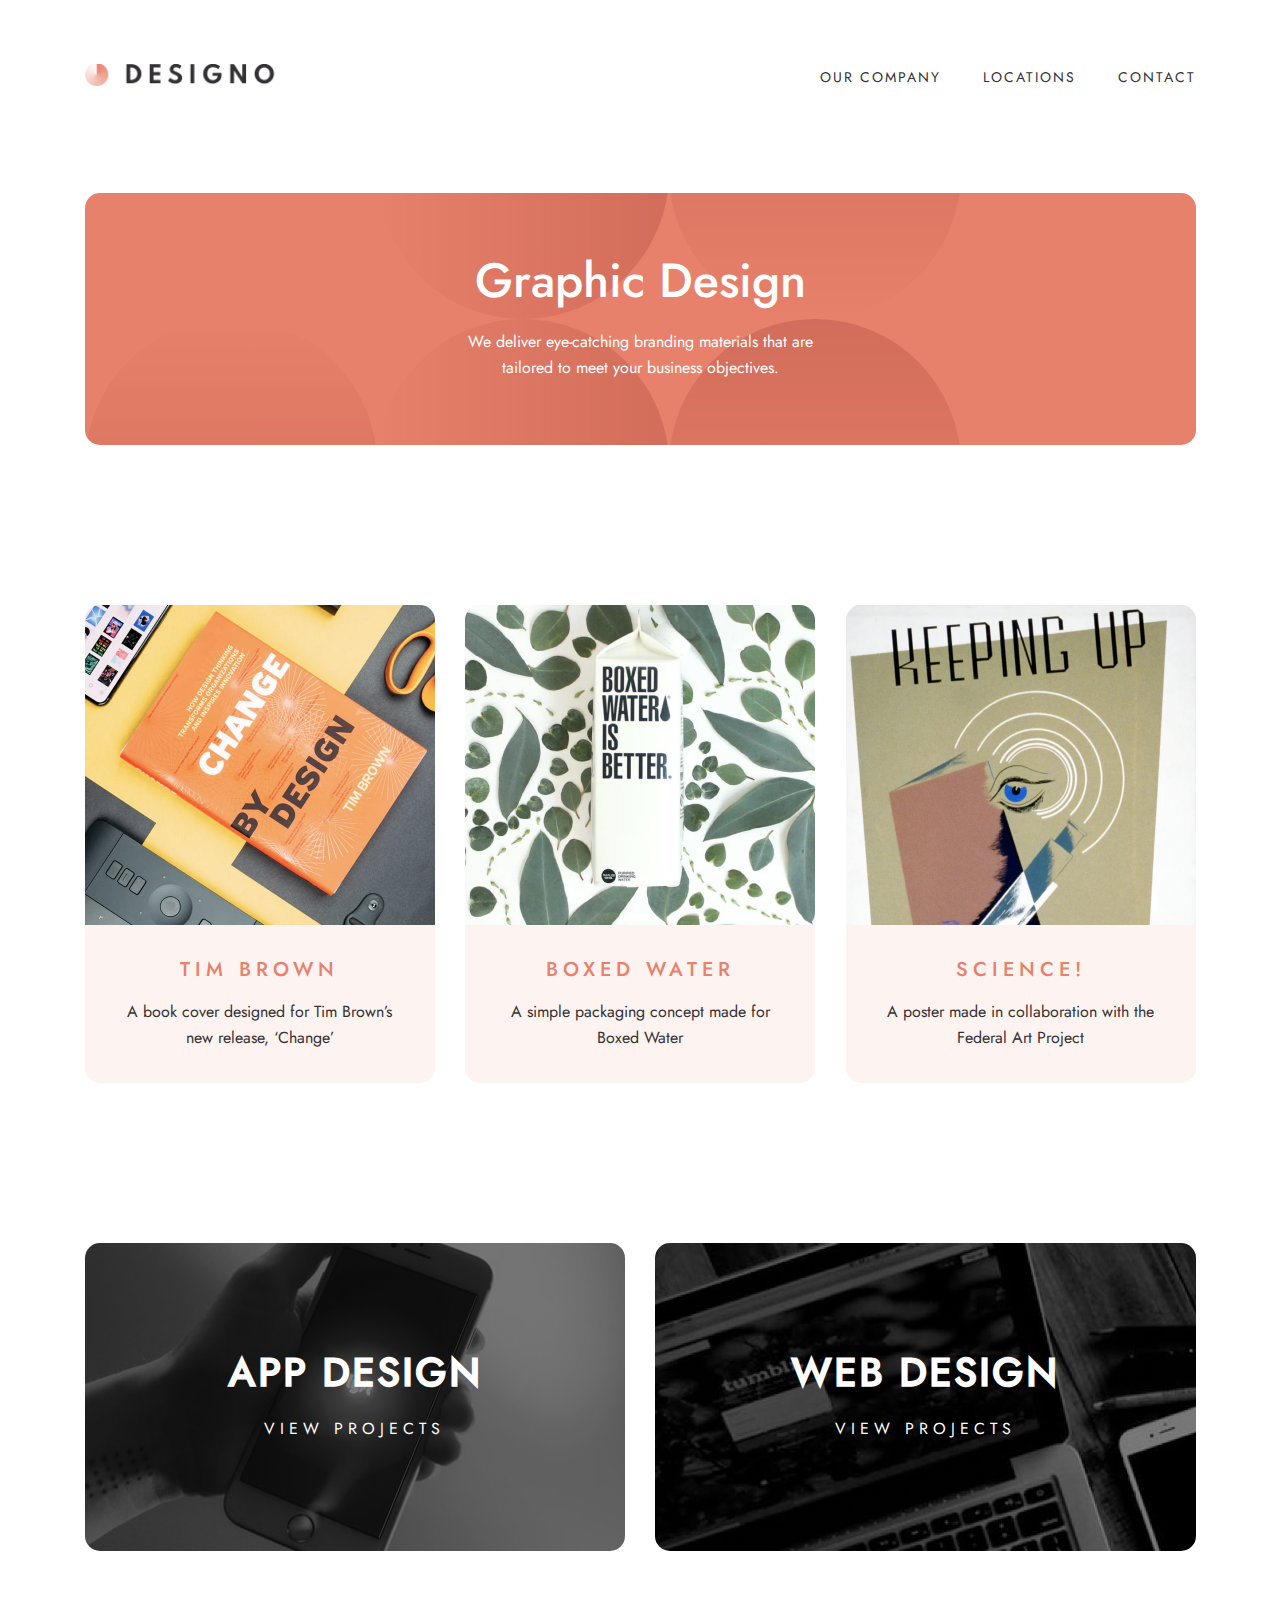
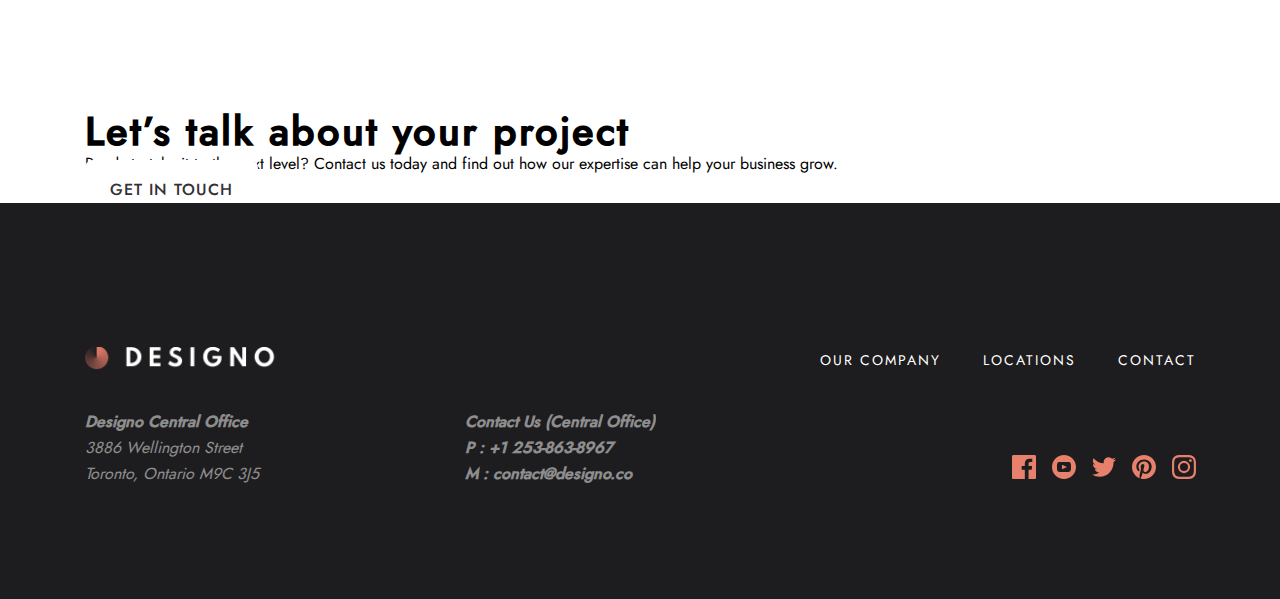
<file: graphicdesign.html>
<!DOCTYPE html>

<html lang="en">
  <head>
    <meta charset="UTF-8" />
    <meta name="viewport" content="width=device-width, initial-scale=1.0" />
    <title>Designo</title>
    <link rel="stylesheet" href="./css/main.css">
  </head>
  <body>

    <!-- header -->
    <header class="header">
      <div class="header__container container">
        <a href="./index.html" class="header__logo">
          <img
            src="./images/shared/desktop/logo-dark.png"
            alt="header__logo-img"
            class="header__logo-img"
            width="196"
            height="24"/></a>
        <nav class="navbar">


          <ul class="navbar__list">
            <li class="navbar__item">
              <a href="./about.html" class="navbar__link">OUR COMPANY</a>
            </li>
            <li class="navbar__item">
              <a href="./location.html" class="navbar__link">LOCATIONS</a>
            </li>
            <li class="navbar__item">
              <a href="./contact.html" class="navbar__link">CONTACT</a>




            </li>
          </ul>
        </nav>
      </div>
    </header>



<!-- main -->

    <main class="main">
      <div class="main__container container">
        <section class="app">
          <div class="app__content">
            <h1 class="app__title">Graphic Design</h1>
            <p class="app__description">
              We deliver eye-catching branding materials that are tailored to
              meet your business objectives.
            </p>
          </div>
        </section>
        <section class="cards">
          <ul class="card__list">
            <li class="card__item">
              <img
                class="card__img"
                src="./images/graphic-design/desktop/image-change.jpg"
                alt="image-airfilter"
              />
              <h3 class="card__title">TIM BROWN</h3>
              <p class="card__description">
                A book cover designed for Tim Brown’s new release, ‘Change’
              </p>
            </li>
            <li class="card__item">
              <img
                class="card__img"
                src="./images/graphic-design/desktop/image-boxed-water.jpg"
                alt="image-eyecam"
              />
              <h3 class="card__title">BOXED WATER</h3>
              <p class="card__description">
                A simple packaging concept made for Boxed Water
              </p>
            </li>
            <li class="card__item">
              <img
                class="card__img"
                src="./images/graphic-design/desktop/image-science.jpg"
                alt="image-faceit"
              />
              <h3 class="card__title">SCIENCE!</h3>
              <p class="card__description">
                A poster made in collaboration with the Federal Art Project
              </p>
            </li>
          </ul>
        </section>
        <sectin class="bg-section">
          <a href="./appdesign.html" class="bg__section__top"
            ><h2>APP DESIGN</h2>
            <p>VIEW PROJECTS</p></a
          >
          <div class="bg-section__right">
            <a
              href="./html-pages/webdesign.html"
              class="bg__section__top app__bg"
              ><h2>WEB DESIGN</h2>
              <p>VIEW PROJECTS</p></a
            >
          </div>
        </sectin>
        <section class="orange">
          <div class="orange__content">
            <h2 class="orange__title">Let’s talk about your project</h2>
            <p class="orange__description">
              Ready to take it to the next level? Contact us today and find out
              how our expertise can help your business grow.
            </p>
          </div>
          <a href="./contact.html" class="btn">Get in touch</a>
        </section>
      </div>
    </main>


    <!-- footer -->
    <footer class="footer">
      <div class="footer__container container">
        <div class="footer__container-wrapper">
          <a href="./index.html" class="header__logo"
            ><img
              src="./images/shared/desktop/logo-light.png"
              alt="header__logo-img"
              class="header__logo-img"
              width="196"
              height="24"/></a>


              <nav class="navbar">
            
            <ul class="navbar__list">
              <li class="navbar__item">
                <a href="" class="footer__navbar__link">OUR COMPANY</a>
              </li>
              <li class="navbar__item">
                <a href="" class="footer__navbar__link">LOCATIONS</a>
              </li>
              <li class="navbar__item">
                <a href="" class="footer__navbar__link">CONTACT</a>
              </li>
            </ul>
          </nav>
        </div>



        
        <div class="footer__bottom">
          <div class="footer__bottom-content">
            <address>
              <span>Designo Central Office</span> <br />
              3886 Wellington Street <br />Toronto, Ontario M9C 3J5
            </address>
            <address>
              <span
                >Contact Us (Central Office) <br />
                <a href="tel" style="color: inherit;">  P : +1 253-863-8967 </a><br />
                M : contact@designo.co</span
              >
            </address>
          </div>
          <ul class="footer__icon__list">
            <li class="footer__icon__item">
              <a href="" class="footer__icon__link"
                ><svg width="24" height="24" xmlns="http://www.w3.org/2000/svg">
                  <path
                    d="M22.675 0H1.325C.593 0 0 .593 0 1.325v21.351C0 23.407.593 24 1.325 24H12.82v-9.294H9.692v-3.622h3.128V8.413c0-3.1 1.893-4.788 4.659-4.788 1.325 0 2.463.099 2.795.143v3.24l-1.918.001c-1.504 0-1.795.715-1.795 1.763v2.313h3.587l-.467 3.622h-3.12V24h6.116c.73 0 1.323-.593 1.323-1.325V1.325C24 .593 23.407 0 22.675 0z"
                    fill="#E7816B"
                    fill-rule="nonzero"
                  /></svg
              ></a>
            </li>
            <li class="footer__icon__item">
              <a href="" class="footer__icon__link"
                ><svg width="24" height="24" xmlns="http://www.w3.org/2000/svg">
                  <path
                    d="M12 0C5.373 0 0 5.373 0 12s5.373 12 12 12 12-5.373 12-12S18.627 0 12 0zm4.441 16.892c-2.102.144-6.784.144-8.883 0C5.282 16.736 5.017 15.622 5 12c.017-3.629.285-4.736 2.558-4.892 2.099-.144 6.782-.144 8.883 0C18.718 7.264 18.982 8.378 19 12c-.018 3.629-.285 4.736-2.559 4.892zM10 9.658l4.917 2.338L10 14.342V9.658z"
                    fill="#E7816B"
                    fill-rule="nonzero"
                  /></svg
              ></a>
            </li>
            <li class="footer__icon__item">
              <a href="" class="footer__icon__link"
                ><svg width="24" height="20" xmlns="http://www.w3.org/2000/svg">
                  <path
                    d="M24 2.557a9.83 9.83 0 01-2.828.775A4.932 4.932 0 0023.337.608a9.864 9.864 0 01-3.127 1.195A4.916 4.916 0 0016.616.248c-3.179 0-5.515 2.966-4.797 6.045A13.978 13.978 0 011.671 1.149a4.93 4.93 0 001.523 6.574 4.903 4.903 0 01-2.229-.616c-.054 2.281 1.581 4.415 3.949 4.89a4.935 4.935 0 01-2.224.084 4.928 4.928 0 004.6 3.419A9.9 9.9 0 010 17.54a13.94 13.94 0 007.548 2.212c9.142 0 14.307-7.721 13.995-14.646A10.025 10.025 0 0024 2.557z"
                    fill="#E7816B"
                    fill-rule="nonzero"
                  /></svg
              ></a>
            </li>
            <li class="footer__icon__item">
              <a href="" class="footer__icon__link"
                ><svg width="24" height="24" xmlns="http://www.w3.org/2000/svg">
                  <path
                    d="M12 0C5.373 0 0 5.372 0 12c0 5.084 3.163 9.426 7.627 11.174-.105-.949-.2-2.405.042-3.441.218-.937 1.407-5.965 1.407-5.965s-.359-.719-.359-1.782c0-1.668.967-2.914 2.171-2.914 1.023 0 1.518.769 1.518 1.69 0 1.029-.655 2.568-.994 3.995-.283 1.194.599 2.169 1.777 2.169 2.133 0 3.772-2.249 3.772-5.495 0-2.873-2.064-4.882-5.012-4.882-3.414 0-5.418 2.561-5.418 5.207 0 1.031.397 2.138.893 2.738a.36.36 0 01.083.345l-.333 1.36c-.053.22-.174.267-.402.161-1.499-.698-2.436-2.889-2.436-4.649 0-3.785 2.75-7.262 7.929-7.262 4.163 0 7.398 2.967 7.398 6.931 0 4.136-2.607 7.464-6.227 7.464-1.216 0-2.359-.631-2.75-1.378l-.748 2.853c-.271 1.043-1.002 2.35-1.492 3.146C9.57 23.812 10.763 24 12 24c6.627 0 12-5.373 12-12 0-6.628-5.373-12-12-12z"
                    fill="#E7816B"
                    fill-rule="nonzero"
                  /></svg
              ></a>
            </li>
            <li class="footer__icon__item">
              <a href="" class="footer__icon__link"
                ><svg width="24" height="24" xmlns="http://www.w3.org/2000/svg">
                  <path
                    d="M12 2.163c3.204 0 3.584.012 4.85.07 3.252.148 4.771 1.691 4.919 4.919.058 1.265.069 1.645.069 4.849 0 3.205-.012 3.584-.069 4.849-.149 3.225-1.664 4.771-4.919 4.919-1.266.058-1.644.07-4.85.07-3.204 0-3.584-.012-4.849-.07-3.26-.149-4.771-1.699-4.919-4.92-.058-1.265-.07-1.644-.07-4.849 0-3.204.013-3.583.07-4.849.149-3.227 1.664-4.771 4.919-4.919 1.266-.057 1.645-.069 4.849-.069zM12 0C8.741 0 8.333.014 7.053.072 2.695.272.273 2.69.073 7.052.014 8.333 0 8.741 0 12c0 3.259.014 3.668.072 4.948.2 4.358 2.618 6.78 6.98 6.98C8.333 23.986 8.741 24 12 24c3.259 0 3.668-.014 4.948-.072 4.354-.2 6.782-2.618 6.979-6.98.059-1.28.073-1.689.073-4.948 0-3.259-.014-3.667-.072-4.947-.196-4.354-2.617-6.78-6.979-6.98C15.668.014 15.259 0 12 0zm0 5.838a6.162 6.162 0 100 12.324 6.162 6.162 0 000-12.324zM12 16a4 4 0 110-8 4 4 0 010 8zm6.406-11.845a1.44 1.44 0 100 2.881 1.44 1.44 0 000-2.881z"
                    fill="#E7816B"
                    fill-rule="nonzero"
                  /></svg
              ></a>
            </li>
          </ul>
        </div>
      </div>
    </footer>
  </body>
</html>
</file>
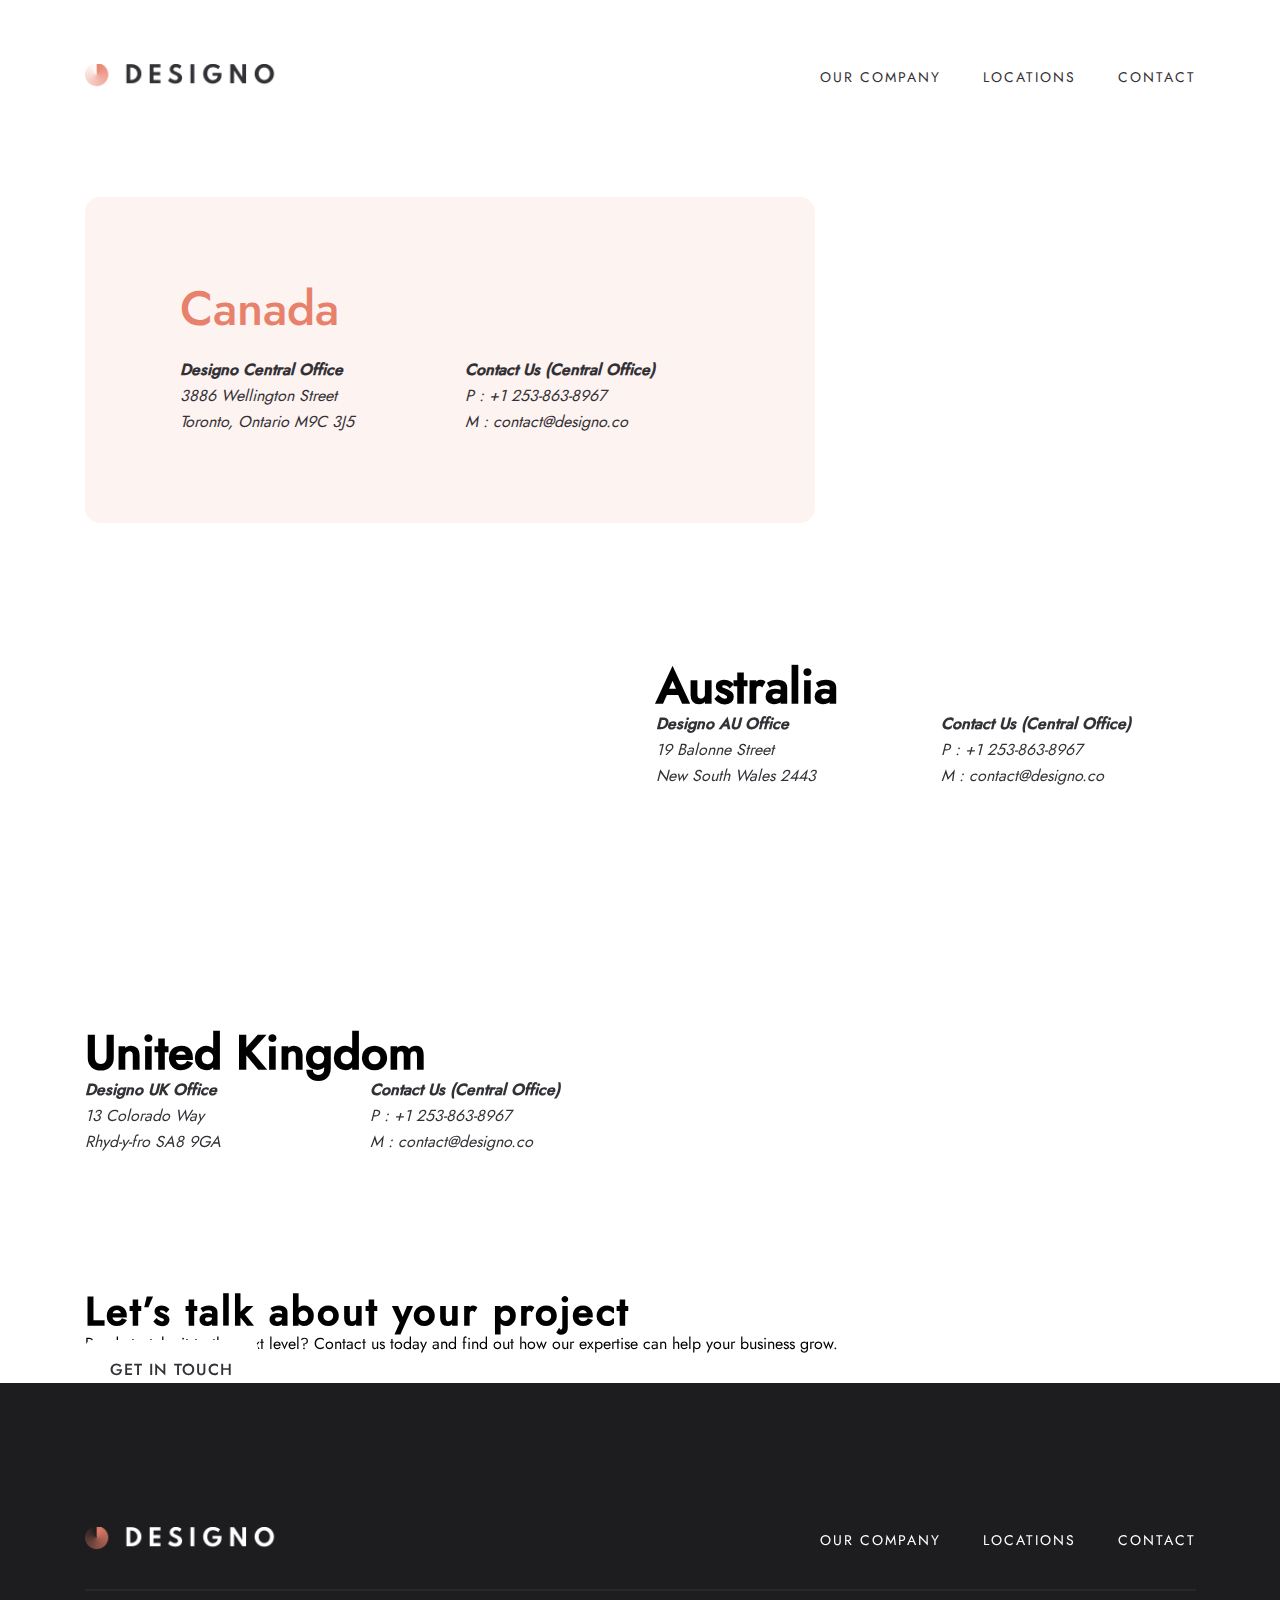
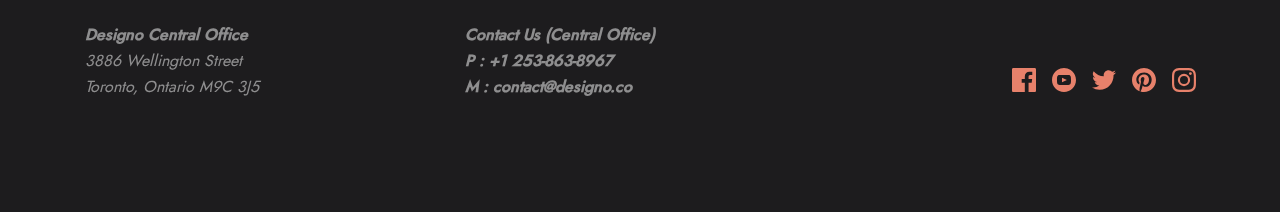
<file: location.html>
<!DOCTYPE html>
<html lang="en">
  <head>
    <meta charset="UTF-8" />
    <meta name="viewport" content="width=device-width, initial-scale=1.0" />
    <title>Designo</title>
    <link rel="stylesheet" href="./css/main.css" />
  </head>
  <body>
    <header class="header">
      <div class="header__container container">
        <a href="./index.html" class="header__logo"
          ><img
            src="./images/shared/desktop/logo-dark.png"
            alt="header__logo-img"
            class="header__logo-img"
            width="196"
            height="24"
        /></a>
        <nav class="navbar">
          <ul class="navbar__list">
            <li class="navbar__item">
              <a href="./about.html" class="navbar__link">OUR COMPANY</a>
            </li>
            <li class="navbar__item">
              <a href="./location.html" class="navbar__link">LOCATIONS</a>
            </li>
            <li class="navbar__item">
              <a href="./contact.html" class="navbar__link">CONTACT</a>
            </li>
          </ul>
        </nav>
      </div>
    </header>
    <main class="main">
      <div class="main__container container">
        
        <section class="countries">
          <div class="countries__about">
            <h1>Canada</h1>
            <div class="countries__address">
              <address>
                <span>Designo Central Office</span> <br />
                3886 Wellington Street <br />Toronto, Ontario M9C 3J5
              </address>
              <address>
                <span>Contact Us (Central Office)</span> <br />
                P : +1 253-863-8967 <br />
                M : contact@designo.co
              </address>
            </div>
          </div>
          <div class="map">
            <iframe
              src="https://www.google.com/maps/embed?pb=!1m18!1m12!1m3!1d2883.845469657236!2d-79.22792749383223!3d43.71376038318538!2m3!1f0!2f0!3f0!3m2!1i1024!2i768!4f13.1!3m3!1m2!1s0x89d4cfbe638ccd2d%3A0x605818c8630be888!2z0JHQu9Cw0YTQtdGA0YEg0J_QsNGA0Log0JHQuNGH!5e0!3m2!1sru!2s!4v1707522650955!5m2!1sru!2s"
              width="350"
              height="326"
              style="border: 0"
              allowfullscreen=""
              loading="lazy"
              referrerpolicy="no-referrer-when-downgrade"
            ></iframe>
          </div>
        </section>
        <section class="countries">
          <div class="map">
            <iframe
              src="https://www.google.com/maps/embed?pb=!1m18!1m12!1m3!1d89942.0143193925!2d151.62750032163393!3d-33.0961967642829!2m3!1f0!2f0!3f0!3m2!1i1024!2i768!4f13.1!3m3!1m2!1s0x6b7321722ea1613f%3A0x5017d681632eb10!2z0JrQtdC50LLRgSDQkdC40Ycg0J3QvtCyLiDQrtC2LiDQo9GN0LvRjNGBIDIyODEsINCQ0LLRgdGC0YDQsNC70LjRjw!5e0!3m2!1sru!2s!4v1707522920746!5m2!1sru!2s"
              width="350"
              height="326"
              style="border: 0"
              allowfullscreen=""
              loading="lazy"
              referrerpolicy="no-referrer-when-downgrade"
            ></iframe>
          </div>
          <div class="countries__content">
            <h1>Australia</h1>
            <div class="countries__address">
              <address>
                <span>Designo AU Office</span> <br />
                19 Balonne Street <br />New South Wales 2443
              </address>
              <address>
                <span>Contact Us (Central Office)</span> <br />
                P : +1 253-863-8967 <br />
                M : contact@designo.co
              </address>
            </div>
          </div>
        </section>
        <section class="countries">
          <div class="countries__content">
            <h1>United Kingdom</h1>
            <div class="countries__address">
              <address>
                <span>Designo UK Office</span> <br />
                13 Colorado Way <br />
                Rhyd-y-fro SA8 9GA
              </address>
              <address>
                <span>Contact Us (Central Office)</span> <br />
                P : +1 253-863-8967 <br />
                M : contact@designo.co
              </address>
            </div>
          </div>
          <div class="map">
            <iframe
              src="https://www.google.com/maps/embed?pb=!1m18!1m12!1m3!1d9439.56508636875!2d-1.3212375902501763!3d53.738011228226775!2m3!1f0!2f0!3f0!3m2!1i1024!2i768!4f13.1!3m3!1m2!1s0x487941e19bd78593%3A0x73617b156e51b5d2!2z0KTQtdGA0YDQuCDQpNGA0LDQudGB0YLQvtC9LCDQmtCw0YHQu9GE0L7RgNC0LCDQktC10LvQuNC60L7QsdGA0LjRgtCw0L3QuNGP!5e0!3m2!1sru!2s!4v1707523037407!5m2!1sru!2s"
              width="350"
              height="326"
              style="border: 0"
              allowfullscreen=""
              loading="lazy"
              referrerpolicy="no-referrer-when-downgrade"
            ></iframe>
          </div>
        </section>
        <section class="orange">
          <div class="orange__content">
            <h2 class="orange__title">Let’s talk about your project</h2>
            <p class="orange__description">
              Ready to take it to the next level? Contact us today and find out
              how our expertise can help your business grow.
            </p>
          </div>
          <a href="./contact.html" class="btn">Get in touch</a>
        </section>
      </div>
    </main>
    <footer class="footer">
      <div class="footer__container container">
        <div class="footer__container-wrapper">
          <a href="./index.html" class="footer__logo"
            ><img
              src="./images/shared/desktop/logo-light.png"
              alt="header__logo-img"
              class="header__logo-img"
              width="196"
              height="24"
          /></a>
          <nav class="navbar">
            <ul class="navbar__list">
              <li class="navbar__item">
                <a href="./about.html" class="footer__navbar__link"
                  >OUR COMPANY</a
                >
              </li>
              <li class="navbar__item">
                <a href="./location.html" class="footer__navbar__link"
                  >LOCATIONS</a
                >
              </li>
              <li class="navbar__item">
                <a href="./contact.html" class="footer__navbar__link"
                  >CONTACT</a
                >
              </li>
            </ul>
          </nav>
        </div>
        <div class="line"></div>
        <div class="footer__bottom">
          <div class="footer__bottom-content">
            <address>
              <span>Designo Central Office</span> <br />
              3886 Wellington Street <br />Toronto, Ontario M9C 3J5
            </address>
            <address>
              <span
                >Contact Us (Central Office) <br />
                <a href="tel" style="color: inherit;">  P : +1 253-863-8967 </a><br />
                M : contact@designo.co</span
              >
            </address>
          </div>
          <ul class="footer__icon__list">
            <li class="footer__icon__item">
              <a href="" class="footer__icon__link"
                ><svg width="24" height="24" xmlns="http://www.w3.org/2000/svg">
                  <path
                    d="M22.675 0H1.325C.593 0 0 .593 0 1.325v21.351C0 23.407.593 24 1.325 24H12.82v-9.294H9.692v-3.622h3.128V8.413c0-3.1 1.893-4.788 4.659-4.788 1.325 0 2.463.099 2.795.143v3.24l-1.918.001c-1.504 0-1.795.715-1.795 1.763v2.313h3.587l-.467 3.622h-3.12V24h6.116c.73 0 1.323-.593 1.323-1.325V1.325C24 .593 23.407 0 22.675 0z"
                    fill="#E7816B"
                    fill-rule="nonzero"
                  /></svg
              ></a>
            </li>
            <li class="footer__icon__item">
              <a href="" class="footer__icon__link"
                ><svg width="24" height="24" xmlns="http://www.w3.org/2000/svg">
                  <path
                    d="M12 0C5.373 0 0 5.373 0 12s5.373 12 12 12 12-5.373 12-12S18.627 0 12 0zm4.441 16.892c-2.102.144-6.784.144-8.883 0C5.282 16.736 5.017 15.622 5 12c.017-3.629.285-4.736 2.558-4.892 2.099-.144 6.782-.144 8.883 0C18.718 7.264 18.982 8.378 19 12c-.018 3.629-.285 4.736-2.559 4.892zM10 9.658l4.917 2.338L10 14.342V9.658z"
                    fill="#E7816B"
                    fill-rule="nonzero"
                  /></svg
              ></a>
            </li>
            <li class="footer__icon__item">
              <a href="" class="footer__icon__link"
                ><svg width="24" height="20" xmlns="http://www.w3.org/2000/svg">
                  <path
                    d="M24 2.557a9.83 9.83 0 01-2.828.775A4.932 4.932 0 0023.337.608a9.864 9.864 0 01-3.127 1.195A4.916 4.916 0 0016.616.248c-3.179 0-5.515 2.966-4.797 6.045A13.978 13.978 0 011.671 1.149a4.93 4.93 0 001.523 6.574 4.903 4.903 0 01-2.229-.616c-.054 2.281 1.581 4.415 3.949 4.89a4.935 4.935 0 01-2.224.084 4.928 4.928 0 004.6 3.419A9.9 9.9 0 010 17.54a13.94 13.94 0 007.548 2.212c9.142 0 14.307-7.721 13.995-14.646A10.025 10.025 0 0024 2.557z"
                    fill="#E7816B"
                    fill-rule="nonzero"
                  /></svg
              ></a>
            </li>
            <li class="footer__icon__item">
              <a href="" class="footer__icon__link"
                ><svg width="24" height="24" xmlns="http://www.w3.org/2000/svg">
                  <path
                    d="M12 0C5.373 0 0 5.372 0 12c0 5.084 3.163 9.426 7.627 11.174-.105-.949-.2-2.405.042-3.441.218-.937 1.407-5.965 1.407-5.965s-.359-.719-.359-1.782c0-1.668.967-2.914 2.171-2.914 1.023 0 1.518.769 1.518 1.69 0 1.029-.655 2.568-.994 3.995-.283 1.194.599 2.169 1.777 2.169 2.133 0 3.772-2.249 3.772-5.495 0-2.873-2.064-4.882-5.012-4.882-3.414 0-5.418 2.561-5.418 5.207 0 1.031.397 2.138.893 2.738a.36.36 0 01.083.345l-.333 1.36c-.053.22-.174.267-.402.161-1.499-.698-2.436-2.889-2.436-4.649 0-3.785 2.75-7.262 7.929-7.262 4.163 0 7.398 2.967 7.398 6.931 0 4.136-2.607 7.464-6.227 7.464-1.216 0-2.359-.631-2.75-1.378l-.748 2.853c-.271 1.043-1.002 2.35-1.492 3.146C9.57 23.812 10.763 24 12 24c6.627 0 12-5.373 12-12 0-6.628-5.373-12-12-12z"
                    fill="#E7816B"
                    fill-rule="nonzero"
                  /></svg
              ></a>
            </li>
            <li class="footer__icon__item">
              <a href="" class="footer__icon__link"
                ><svg width="24" height="24" xmlns="http://www.w3.org/2000/svg">
                  <path
                    d="M12 2.163c3.204 0 3.584.012 4.85.07 3.252.148 4.771 1.691 4.919 4.919.058 1.265.069 1.645.069 4.849 0 3.205-.012 3.584-.069 4.849-.149 3.225-1.664 4.771-4.919 4.919-1.266.058-1.644.07-4.85.07-3.204 0-3.584-.012-4.849-.07-3.26-.149-4.771-1.699-4.919-4.92-.058-1.265-.07-1.644-.07-4.849 0-3.204.013-3.583.07-4.849.149-3.227 1.664-4.771 4.919-4.919 1.266-.057 1.645-.069 4.849-.069zM12 0C8.741 0 8.333.014 7.053.072 2.695.272.273 2.69.073 7.052.014 8.333 0 8.741 0 12c0 3.259.014 3.668.072 4.948.2 4.358 2.618 6.78 6.98 6.98C8.333 23.986 8.741 24 12 24c3.259 0 3.668-.014 4.948-.072 4.354-.2 6.782-2.618 6.979-6.98.059-1.28.073-1.689.073-4.948 0-3.259-.014-3.667-.072-4.947-.196-4.354-2.617-6.78-6.979-6.98C15.668.014 15.259 0 12 0zm0 5.838a6.162 6.162 0 100 12.324 6.162 6.162 0 000-12.324zM12 16a4 4 0 110-8 4 4 0 010 8zm6.406-11.845a1.44 1.44 0 100 2.881 1.44 1.44 0 000-2.881z"
                    fill="#E7816B"
                    fill-rule="nonzero"
                  /></svg
              ></a>
            </li>
          </ul>
        </div>
      </div>
    </footer>
  </body>
</html>
</file>
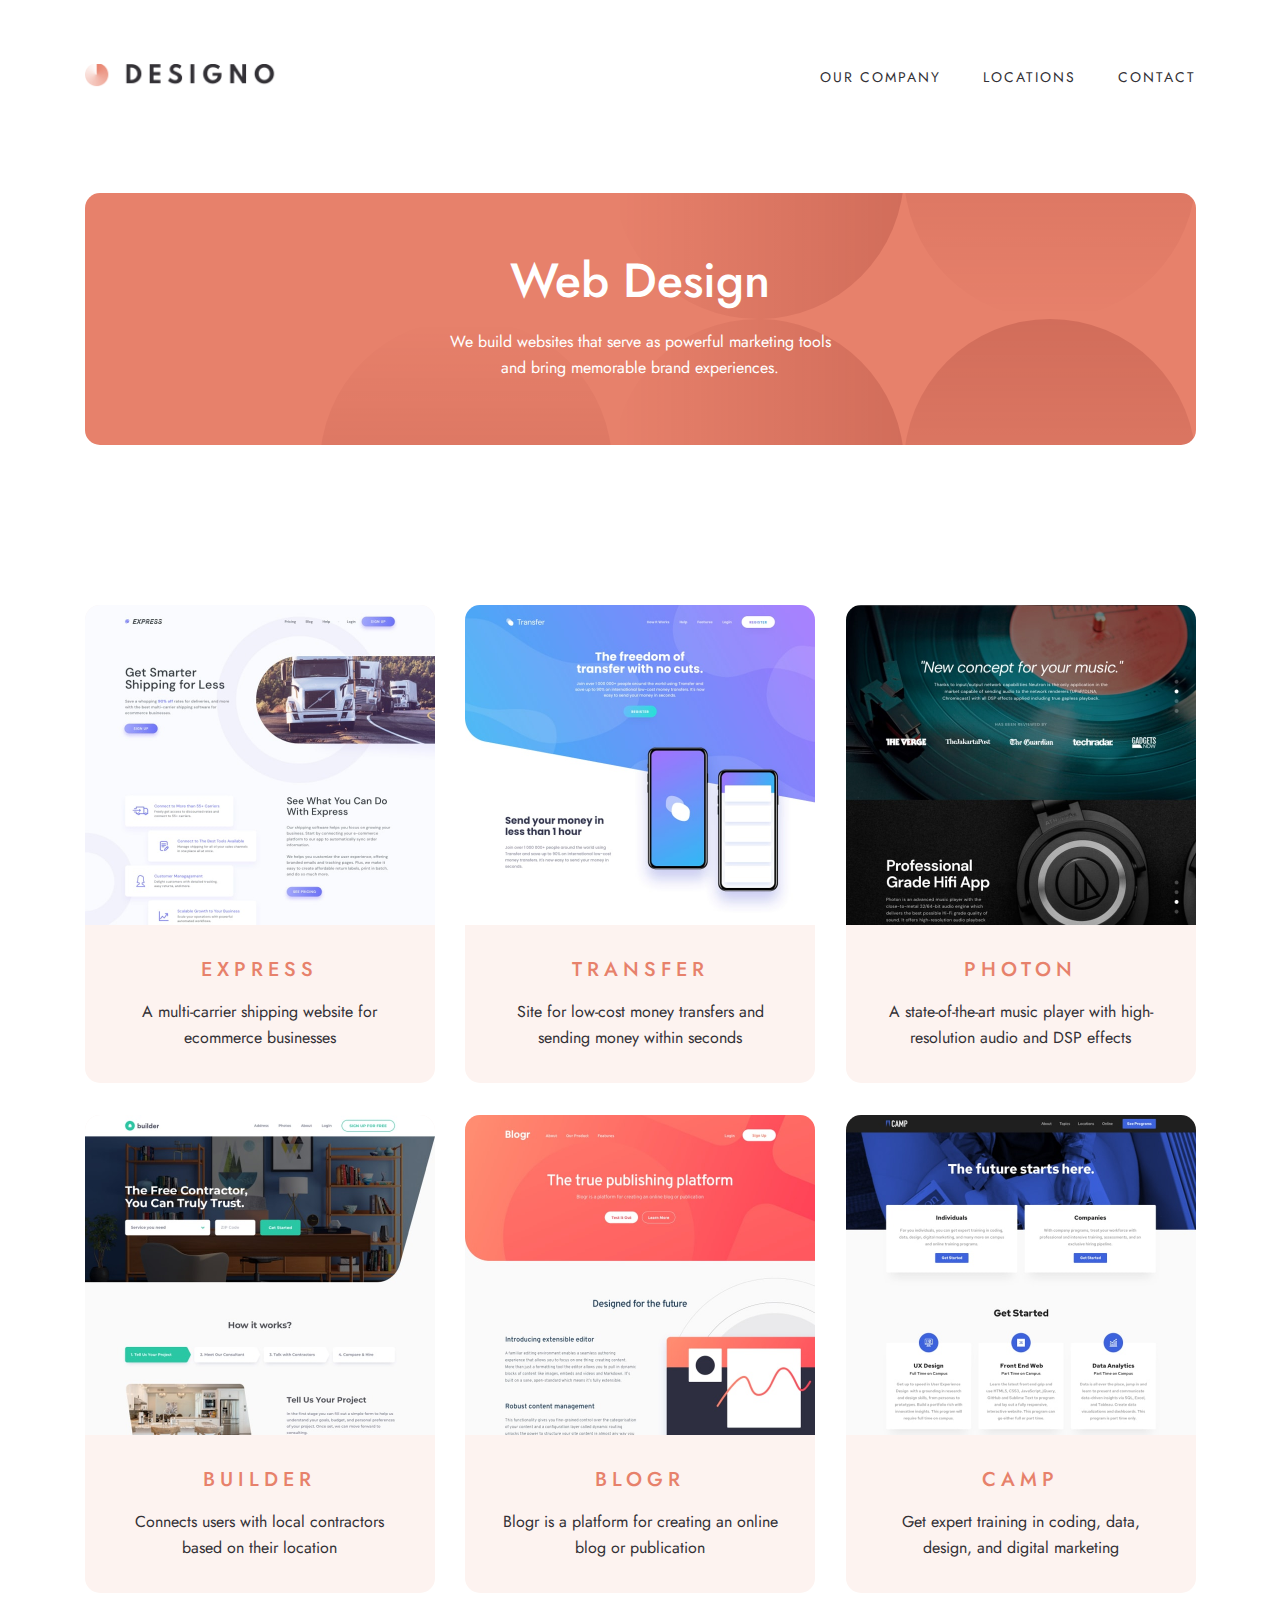
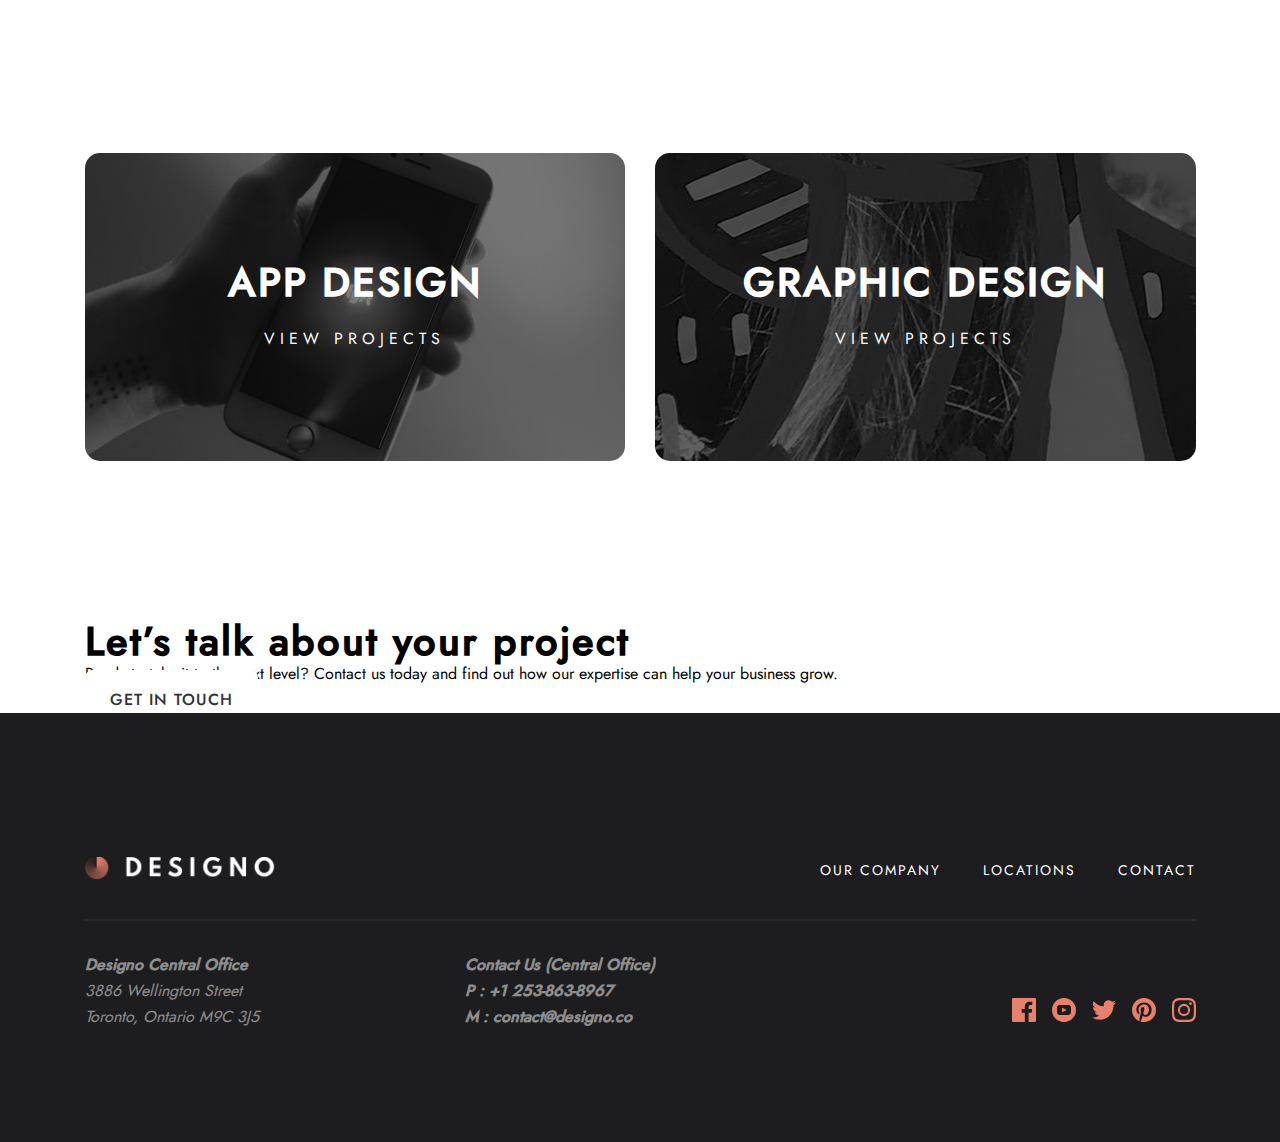
<file: webdesign.html>
<!DOCTYPE html>
<html lang="en">
  <head>
    <meta charset="UTF-8" />
    <meta name="viewport" content="width=device-width, initial-scale=1.0" />
    <title>Designo</title>
    <link rel="stylesheet" href="./css/main.css" />
  </head>
  <body>
    <header class="header">
      <div class="header__container container">
        <a href="./index.html" class="header__logo"
          ><img
            src="./images/shared/desktop/logo-dark.png"
            alt="header__logo-img"
            class="header__logo-img"
            width="196"
            height="24"
        /></a>
        <nav class="navbar">
          <ul class="navbar__list">
            <li class="navbar__item">
              <a href="./about.html" class="navbar__link">OUR COMPANY</a>
            </li>
            <li class="navbar__item">
              <a href="./location.html" class="navbar__link">LOCATIONS</a>
            </li>
            <li class="navbar__item">
              <a href="./contact.html" class="navbar__link">CONTACT</a>
            </li>
          </ul>
        </nav>
      </div>
    </header>
    <main class="main">
      <div class="main__container container">
        <section class="web__hero">
          <div class="web__content">
            <h1 class="web__title">Web Design</h1>
            <p class="web__description">
              We build websites that serve as powerful marketing tools and bring
              memorable brand experiences.
            </p>
          </div>
        </section>
        <section class="cards">
          <ul class="card__list">
            <li class="card__item">
              <img
                class="card__img"
                src="./images/web-design/desktop/image-express.jpg"
                alt="image-express"
              />
              <h3 class="card__title">EXPRESS</h3>
              <p class="card__description">
                A multi-carrier shipping website for ecommerce businesses
              </p>
            </li>
            <li class="card__item">
              <img
                class="card__img"
                src="./images/web-design/desktop/image-transfer.jpg"
                alt="image-transfer"
              />
              <h3 class="card__title">TRANSFER</h3>
              <p class="card__description">
                Site for low-cost money transfers and sending money within
                seconds
              </p>
            </li>
            <li class="card__item">
              <img
                class="card__img"
                src="./images/web-design/desktop/image-photon.jpg"
                alt="image-photon"
              />
              <h3 class="card__title">PHOTON</h3>
              <p class="card__description">
                A state-of-the-art music player with high-resolution audio and
                DSP effects
              </p>
            </li>
          </ul>
          <ul class="card__list">
            <li class="card__item">
              <img
                class="card__img"
                src="./images/web-design/desktop/image-builder.jpg"
                alt="image-builder"
              />
              <h3 class="card__title">BUILDER</h3>
              <p class="card__description">
                Connects users with local contractors based on their location
              </p>
            </li>
            <li class="card__item">
              <img
                class="card__img"
                src="./images/web-design/desktop/image-blogr.jpg"
                alt="image-blogr"
              />
              <h3 class="card__title">BLOGR</h3>
              <p class="card__description">
                Blogr is a platform for creating an online blog or publication
              </p>
            </li>
            <li class="card__item">
              <img
                class="card__img"
                src="./images/web-design/desktop/image-camp.jpg"
                alt="image-camp"
              />
              <h3 class="card__title">CAMP</h3>
              <p class="card__description">
                Get expert training in coding, data, design, and digital
                marketing
              </p>
            </li>
          </ul>
        </section>
        <sectin class="bg-section">
          <a href="./appdesign.html" class="bg__section__top"
            ><h2>APP DESIGN</h2>
            <p>VIEW PROJECTS</p></a
          >
          <div class="bg-section__right">
            <a href="./graphicdesign.html" class="bg-section__bottom"
              ><h2>GRAPHIC DESIGN</h2>
              <p>VIEW PROJECTS</p></a
            >
          </div>
        </sectin>
        <section class="orange">
          <div class="orange__content">
            <h2 class="orange__title">Let’s talk about your project</h2>
            <p class="orange__description">
              Ready to take it to the next level? Contact us today and find out
              how our expertise can help your business grow.
            </p>
          </div>
          <a href="./contact.html" class="btn">Get in touch</a>
        </section>
      </div>
    </main>
    <footer class="footer">
      <div class="footer__container container">
        <div class="footer__container-wrapper">
          <a href="./index.html" class="header__logo"
            ><img
              src="./images/shared/desktop/logo-light.png"
              alt="header__logo-img"
              class="header__logo-img"
              width="196"
              height="24"
          /></a>
          <nav class="navbar">
            <ul class="navbar__list">
              <li class="navbar__item">
                <a href="" class="footer__navbar__link">OUR COMPANY</a>
              </li>
              <li class="navbar__item">
                <a href="" class="footer__navbar__link">LOCATIONS</a>
              </li>
              <li class="navbar__item">
                <a href="" class="footer__navbar__link">CONTACT</a>
              </li>
            </ul>
          </nav>
        </div>
        <div class="line"></div>
        <div class="footer__bottom">
          <div class="footer__bottom-content">
            <address>
              <span>Designo Central Office</span> <br />
              3886 Wellington Street <br />Toronto, Ontario M9C 3J5
            </address>
            <address>
              <span
                >Contact Us (Central Office) <br />
                <a href="tel" style="color: inherit;">  P : +1 253-863-8967 </a><br />
                M : contact@designo.co</span
              >
            </address>
          </div>
          <ul class="footer__icon__list">
            <li class="footer__icon__item">
              <a href="#" class="footer__icon__link"
                ><svg width="24" height="24" xmlns="http://www.w3.org/2000/svg">
                  <path
                    d="M22.675 0H1.325C.593 0 0 .593 0 1.325v21.351C0 23.407.593 24 1.325 24H12.82v-9.294H9.692v-3.622h3.128V8.413c0-3.1 1.893-4.788 4.659-4.788 1.325 0 2.463.099 2.795.143v3.24l-1.918.001c-1.504 0-1.795.715-1.795 1.763v2.313h3.587l-.467 3.622h-3.12V24h6.116c.73 0 1.323-.593 1.323-1.325V1.325C24 .593 23.407 0 22.675 0z"
                    fill="#E7816B"
                    fill-rule="nonzero"
                  /></svg
              ></a>
            </li>
            <li class="footer__icon__item">
              <a href="#" class="footer__icon__link"
                ><svg width="24" height="24" xmlns="http://www.w3.org/2000/svg">
                  <path
                    d="M12 0C5.373 0 0 5.373 0 12s5.373 12 12 12 12-5.373 12-12S18.627 0 12 0zm4.441 16.892c-2.102.144-6.784.144-8.883 0C5.282 16.736 5.017 15.622 5 12c.017-3.629.285-4.736 2.558-4.892 2.099-.144 6.782-.144 8.883 0C18.718 7.264 18.982 8.378 19 12c-.018 3.629-.285 4.736-2.559 4.892zM10 9.658l4.917 2.338L10 14.342V9.658z"
                    fill="#E7816B"
                    fill-rule="nonzero"
                  /></svg
              ></a>
            </li>
            <li class="footer__icon__item">
              <a href="#" class="footer__icon__link"
                ><svg width="24" height="20" xmlns="http://www.w3.org/2000/svg">
                  <path
                    d="M24 2.557a9.83 9.83 0 01-2.828.775A4.932 4.932 0 0023.337.608a9.864 9.864 0 01-3.127 1.195A4.916 4.916 0 0016.616.248c-3.179 0-5.515 2.966-4.797 6.045A13.978 13.978 0 011.671 1.149a4.93 4.93 0 001.523 6.574 4.903 4.903 0 01-2.229-.616c-.054 2.281 1.581 4.415 3.949 4.89a4.935 4.935 0 01-2.224.084 4.928 4.928 0 004.6 3.419A9.9 9.9 0 010 17.54a13.94 13.94 0 007.548 2.212c9.142 0 14.307-7.721 13.995-14.646A10.025 10.025 0 0024 2.557z"
                    fill="#E7816B"
                    fill-rule="nonzero"
                  /></svg
              ></a>
            </li>
            <li class="footer__icon__item">
              <a href="#" class="footer__icon__link"
                ><svg width="24" height="24" xmlns="http://www.w3.org/2000/svg">
                  <path
                    d="M12 0C5.373 0 0 5.372 0 12c0 5.084 3.163 9.426 7.627 11.174-.105-.949-.2-2.405.042-3.441.218-.937 1.407-5.965 1.407-5.965s-.359-.719-.359-1.782c0-1.668.967-2.914 2.171-2.914 1.023 0 1.518.769 1.518 1.69 0 1.029-.655 2.568-.994 3.995-.283 1.194.599 2.169 1.777 2.169 2.133 0 3.772-2.249 3.772-5.495 0-2.873-2.064-4.882-5.012-4.882-3.414 0-5.418 2.561-5.418 5.207 0 1.031.397 2.138.893 2.738a.36.36 0 01.083.345l-.333 1.36c-.053.22-.174.267-.402.161-1.499-.698-2.436-2.889-2.436-4.649 0-3.785 2.75-7.262 7.929-7.262 4.163 0 7.398 2.967 7.398 6.931 0 4.136-2.607 7.464-6.227 7.464-1.216 0-2.359-.631-2.75-1.378l-.748 2.853c-.271 1.043-1.002 2.35-1.492 3.146C9.57 23.812 10.763 24 12 24c6.627 0 12-5.373 12-12 0-6.628-5.373-12-12-12z"
                    fill="#E7816B"
                    fill-rule="nonzero"
                  /></svg
              ></a>
            </li>
            <li class="footer__icon__item">
              <a href="#" class="footer__icon__link"
                ><svg width="24" height="24" xmlns="http://www.w3.org/2000/svg">
                  <path
                    d="M12 2.163c3.204 0 3.584.012 4.85.07 3.252.148 4.771 1.691 4.919 4.919.058 1.265.069 1.645.069 4.849 0 3.205-.012 3.584-.069 4.849-.149 3.225-1.664 4.771-4.919 4.919-1.266.058-1.644.07-4.85.07-3.204 0-3.584-.012-4.849-.07-3.26-.149-4.771-1.699-4.919-4.92-.058-1.265-.07-1.644-.07-4.849 0-3.204.013-3.583.07-4.849.149-3.227 1.664-4.771 4.919-4.919 1.266-.057 1.645-.069 4.849-.069zM12 0C8.741 0 8.333.014 7.053.072 2.695.272.273 2.69.073 7.052.014 8.333 0 8.741 0 12c0 3.259.014 3.668.072 4.948.2 4.358 2.618 6.78 6.98 6.98C8.333 23.986 8.741 24 12 24c3.259 0 3.668-.014 4.948-.072 4.354-.2 6.782-2.618 6.979-6.98.059-1.28.073-1.689.073-4.948 0-3.259-.014-3.667-.072-4.947-.196-4.354-2.617-6.78-6.979-6.98C15.668.014 15.259 0 12 0zm0 5.838a6.162 6.162 0 100 12.324 6.162 6.162 0 000-12.324zM12 16a4 4 0 110-8 4 4 0 010 8zm6.406-11.845a1.44 1.44 0 100 2.881 1.44 1.44 0 000-2.881z"
                    fill="#E7816B"
                    fill-rule="nonzero"
                  /></svg
              ></a>
            </li>
          </ul>
        </div>
      </div>
    </footer>
  </body>
</html>
</file>
<file: css/main.css>
*,
*::after,
*::before {
  margin: 0%;
  padding: 0%;
  box-sizing: border-box;
}

a {
  text-decoration: none;
}

ul,
ol {
  list-style: none;
}

img {
  display: flex;
  -o-object-fit: cover;
     object-fit: cover;
}

html {
  height: 100%;
  scroll-behavior: smooth;
}

body {
  display: flex;
  height: 100%;
  flex-direction: column;
}

#active {
  color: #e7816b;
}

.btn {
  padding: 18px 25px;
  background-color: #ffffff;
  text-transform: uppercase;
  color: #333136;
  letter-spacing: 1px;
  font-weight: 500;
  border-radius: 8px;
}
.btn:hover {
  background-color: #ffad9b;
  color: #ffffff;
}

.btn__orange {
  padding: 1.8rem;
  background-color: #e7816b;
  text-transform: uppercase;
  color: #ffffff;
  letter-spacing: 1px;
  font-weight: 500;
  border-radius: 8px;
}
.btn__orange:hover {
  background-color: #ffad9b;
  color: #ffffff;
}

main {
  flex-grow: 1;
}

.container {
  width: 100%;
  max-width: 121.1rem;
  margin-left: auto;
  margin-right: auto;
  padding-left: 5rem;
  padding-right: 5rem;
}

.app-mainend {
  display: flex;
  align-items: center;
  justify-content: space-between;
  background-color: #e7816b;
  border-radius: 1.5rem;
  padding: 7.2rem 9.6rem;
  margin-bottom: -7.2rem;
  background-image: url("../images/shared/desktop/bg-pattern-call-to-action.svg");
  background-position: right;
  background-repeat: no-repeat;
  position: relative;
}

.app-mainend__content {
  color: #ffffff;
  width: 45.9rem;
}

.app-mainend__title {
  width: 30rem;
  margin-bottom: 1rem;
  font-weight: 500;
}

@font-face {
  font-display: swap;
  font-family: "Jost";
  font-style: normal;
  font-weight: 400;
  src: url("../fonts/jost-v15-latin-regular.woff2") format("woff2");
}
@font-face {
  font-display: swap;
  font-family: "Jost";
  font-style: normal;
  font-weight: 500;
  src: url("../fonts/jost-v15-latin-500.woff2") format("woff2");
}
html {
  font-size: 62.5%;
}

body {
  font-size: 1.6rem;
  line-height: 1.625;
  letter-spacing: "normal";
  font-family: "Jost", sans-serif;
}

h1 {
  font-size: 4.8rem;
  line-height: 1;
  letter-spacing: "normal";
}

h2 {
  font-size: 4rem;
  line-height: 1;
  letter-spacing: 2px;
}

h3 {
  font-size: 2rem;
  line-height: 1.3;
  letter-spacing: 5px;
}

.btn-orange {
  padding-top: 1.5rem;
  padding-bottom: 1.5rem;
  padding-left: 3.15rem;
  padding-right: 2.95rem;
  color: #ffffff;
  background-color: #e7816b;
  font-size: 1.3rem;
  font-weight: 700;
  letter-spacing: 1px;
  text-transform: uppercase;
  border: 1px solid #ffffff;
  text-decoration: none;
  transition: ease 0.3s;
}
.btn-orange:hover {
  background-color: #ffad9b;
  color: #ffffff;
}

.btn-black {
  padding-top: 1.5rem;
  padding-bottom: 1.5rem;
  padding-left: 3.15rem;
  padding-right: 2.95rem;
  color: #1d1c1e;
  background-color: transparent;
  font-size: 1.3rem;
  font-weight: 700;
  letter-spacing: 1px;
  text-transform: uppercase;
  border: 1px solid #1d1c1e;
  text-decoration: none;
  transition: ease 0.3s;
}
.btn-black:hover {
  background-color: #1d1c1e;
  color: #ffffff;
}

.header__container {
  padding-top: 6.4rem;
  padding-bottom: 6.7rem;
  display: flex;
  justify-content: space-between;
}

.header__logo {
  width: 19.6rem;
  height: 2.4rem;
}
.header__logo:hover {
  opacity: 0.8;
}
.header__logo:active {
  opacity: 0.4;
}

.navbar__list {
  display: flex;
  align-items: center;
  gap: 4.2rem;
}

.navbar__link {
  color: #333136;
  font-weight: 400;
  font-size: 1.4rem;
  text-transform: uppercase;
  letter-spacing: 2px;
  transition: ease 0.3s;
}
.navbar__link:hover {
  text-decoration: underline;
}

.footer {
  background-color: #1d1c1e;
  padding-top: 14.4rem;
  padding-bottom: 4rem;
}

.footer__container-wrapper {
  display: flex;
  justify-content: space-between;
}

.navbar {
  display: flex;
  align-items: center;
  justify-content: space-between;
  margin-bottom: 3.6rem;
}
.navbar:hover {
  opacity: 0.8;
}

.footer__navbar__link {
  color: #ffffff;
  font-weight: 400;
  font-size: 1.4rem;
  text-transform: uppercase;
  letter-spacing: 2px;
  transition: ease 0.3s;
}
.footer__navbar__link:hover {
  text-decoration: underline;
}

.line {
  height: 2px;
  background-color: #979797;
  opacity: 0.1;
  margin-bottom: 3.1rem;
}

.footer__bottom {
  display: flex;
  justify-content: space-between;
  align-items: end;
}

.footer__bottom-content {
  display: flex;
  align-items: center;
  gap: 3rem;
  color: #ffffff;
  opacity: 0.5;
  font-weight: 400;
  margin-bottom: 7.2rem;
}
.footer__bottom-content address {
  width: 35rem;
  height: 7.8rem;
}
.footer__bottom-content address span {
  font-weight: 700;
}

.footer__icon__list {
  display: flex;
  align-items: center;
  gap: 1.6rem;
  margin-bottom: 7.2rem;
}

.footer__icon__link:hover svg path {
  fill: #ffad9b;
  transition: ease 0.3s;
}

.hero {
  background-color: #e7816b;
  border-radius: 1.5rem;
  margin-bottom: 16rem;
  display: flex;
  background-image: url("../images/home/desktop/bg-pattern-hero-home.svg");
  background-repeat: no-repeat;
  background-position: right;
  background-size: contain;
}

.hero__content {
  width: 57rem;
  padding-top: 14.5rem;
  padding-bottom: 14.5rem;
  padding-left: 9.5rem;
  color: #ffffff;
}

.hero__description {
  width: 44.5rem;
  font-weight: 400;
  margin-bottom: 4rem;
}

.hero__title {
  font-weight: 500;
  margin-bottom: 4rem;
}

.hero__bg {
  width: 47.6rem;
  height: rem;
  margin-top: -4rem;
  background-image: url("../images/home/desktop/image-hero-phone.png");
  background-repeat: no-repeat;
}

.bg-section {
  display: flex;
  gap: 3rem;
  align-items: center;
  margin-bottom: 16rem;
  color: #ffffff;
}

.bg-section__left {
  display: flex;
  align-items: centera;
  justify-content: center;
  flex-direction: column;
  text-align: center;
  gap: 2.4rem;
  width: 54rem;
  height: 64rem;
  border-radius: 1.5rem;
  background-image: linear-gradient(rgba(0, 0, 0, 0.5), rgba(0, 0, 0, 0.5)), url("../images/home/desktop/image-web-design-large.jpg");
  color: #ffffff;
}
.bg-section__left p {
  letter-spacing: 5px;
}
.bg-section__left:hover {
  background-image: linear-gradient(rgba(231, 129, 107, 0.8), rgba(231, 129, 107, 0.8)), url("../images/home/desktop/image-web-design-large.jpg");
}

.bg-section__right {
  display: flex;
  flex-direction: column;
  gap: 2.4rem;
}

.bg__section__top {
  display: flex;
  flex-direction: column;
  gap: 2.4rem;
  align-items: center;
  justify-content: center;
  text-align: center;
  width: 54.1rem;
  height: 30.8rem;
  border-radius: 1.5rem;
  background-image: linear-gradient(rgba(0, 0, 0, 0.5), rgba(0, 0, 0, 0.5)), url("../images/home/desktop/image-app-design.jpg");
  color: #ffffff;
}
.bg__section__top p {
  letter-spacing: 5px;
}
.bg__section__top:hover {
  background-image: linear-gradient(rgba(231, 129, 107, 0.8), rgba(231, 129, 107, 0.8)), url("../images/home/desktop/image-app-design.jpg");
}

.bg-section__bottom {
  width: 54.1rem;
  display: flex;
  flex-direction: column;
  gap: 2.4rem;
  height: 30.8rem;
  align-items: center;
  justify-content: center;
  text-align: center;
  border-radius: 1.5rem;
  background-image: linear-gradient(rgba(0, 0, 0, 0.6), rgba(0, 0, 0, 0.6)), url("../images/home/desktop/image-graphic-design.jpg");
  color: #ffffff;
}
.bg-section__bottom p {
  letter-spacing: 5px;
}
.bg-section__bottom:hover {
  background-image: linear-gradient(rgba(231, 129, 107, 0.8), rgba(231, 129, 107, 0.8)), url("../images/home/desktop/image-graphic-design.jpg");
}

.info {
  display: flex;
  align-items: center;
  justify-content: space-between;
  text-align: center;
  margin-bottom: 16rem;
}

.info__card {
  display: flex;
  flex-direction: column;
  align-items: center;
}

.info__img {
  background-image: url("../images/shared/desktop/bg-pattern-small-circle.svg");
  margin-bottom: 4.8rem;
}

.info__title {
  letter-spacing: 5px;
  color: #333136;
  margin-bottom: 3.2rem;
}

.info__description {
  color: #333136;
}

.web__hero {
  height: 25.2rem;
  background-color: #e7816b;
  border-radius: 1.5rem;
  margin-bottom: 16rem;
  padding: 0%;
  display: flex;
  align-items: center;
  justify-content: center;
  text-align: center;
  background-image: url("../images/shared/desktop/bg-pattern-call-to-action.svg");
  background-position: right;
  background-repeat: no-repeat;
}

.web__content {
  width: 40rem;
  color: #ffffff;
}

.web__title {
  margin-bottom: 2.4rem;
  font-weight: 500;
}

.web__description {
  font-weight: 400;
}

.cards {
  margin-bottom: 16rem;
}

.card__list {
  display: flex;
  align-items: center;
  justify-content: space-between;
  margin-bottom: 3.2rem;
}

.card__item {
  background-color: #FDF3F0;
  border-radius: 15px;
  width: 35rem;
  text-align: center;
  align-items: center;
  display: flex;
  flex-direction: column;
}
.card__item:hover {
  cursor: pointer;
  background-color: #e7816b;
}
.card__item:hover h3,
.card__item:hover p {
  color: #ffffff;
}

.card__img {
  width: 35rem;
  height: 32rem;
  border-radius: 15px 15px 0 0;
}

.card__title {
  margin-top: 3.2rem;
  margin-bottom: 1.6rem;
  color: #e7816b;
  font-weight: 500;
  letter-spacing: 5px;
}

.card__description {
  width: 28.6rem;
  margin-bottom: 3.2rem;
  color: #333136;
}

.app {
  height: 25.2rem;
  background-color: #e7816b;
  border-radius: 1.5rem;
  margin-bottom: 16rem;
  padding: 0%;
  display: flex;
  align-items: center;
  justify-content: center;
  text-align: center;
  background-image: url("../images/shared/desktop/bg-pattern-call-to-action.svg");
  background-position: left;
  background-repeat: no-repeat;
}

.app__content {
  width: 40rem;
  color: #ffffff;
}

.app__title {
  margin-bottom: 2.4rem;
  font-weight: 500;
}

.app__description {
  font-weight: 400;
}

.card__two {
  display: flex;
  justify-content: flex-start;
  gap: 3.1rem;
}

.app__bg {
  background-image: linear-gradient(rgba(0, 0, 0, 0.5), rgba(0, 0, 0, 0.5)), url("../images/home/desktop/image-web-design-large.jpg");
  background-size: cover;
  color: #ffffff;
}
.app__bg p {
  letter-spacing: 5px;
}
.app__bg:hover {
  background-image: linear-gradient(rgba(231, 129, 107, 0.8), rgba(231, 129, 107, 0.8)), url("../images/home/desktop/image-web-design-large.jpg");
}

.about {
  display: flex;
  align-items: center;
  justify-content: end;
  background-color: #e7816b;
  height: 48rem;
  background-image: url("../images/about/desktop/bg-pattern-hero-about-desktop.svg");
  background-repeat: no-repeat;
  background-position: left bottom;
  border-radius: 1.5rem;
  color: #ffffff;
  margin-bottom: 16rem;
}

.about__content {
  width: 54rem;
}

.about__title {
  margin-bottom: 3.2rem;
  font-weight: 500;
}

.about__description {
  width: 47.8rem;
  font-weight: 400;
  line-height: 2.6rem;
}

.about__img {
  width: 47.6rem;
}
.about__img img {
  border-radius: 0 1.5rem 1.5rem 0;
}

.talent {
  height: 64rem;
  display: flex;
  align-items: center;
  gap: 9.4rem;
  background-color: #FDF3F0;
  border-radius: 1.5rem;
  margin-bottom: 16rem;
  background-image: url("../images/shared/desktop/bg-pattern-two-circles.svg");
  background-position: 60% bottom;
  background-repeat: no-repeat;
}
.talent img {
  border-radius: 1.5rem 0 0 1.5rem;
}

.talent__content {
  height: 26rem;
  color: #333136;
  padding-right: 9.6rem;
}
.talent__content h2 {
  margin-bottom: 3.2rem;
  color: #e7816b;
}
.talent__content p {
  height: 24rem;
}

.contract {
  height: 64rem;
  display: flex;
  align-items: center;
  justify-content: space-between;
  background-color: #FDF3F0;
  border-radius: 1.5rem;
  margin-bottom: 16rem;
  background-image: url("../images/shared/desktop/bg-pattern-two-circles.svg");
  background-position: left bottom;
  background-repeat: no-repeat;
}
.contract img {
  border-radius: 0 1.5rem 1.5rem 0;
}

.contract__content {
  width: 44.5rem;
  color: #333136;
  margin-left: 9.5rem;
  font-weight: 500;
}
.contract__content h2 {
  margin-bottom: 3.2rem;
  color: #e7816b;
  font-weight: 500;
}

.location {
  display: flex;
  align-items: center;
  justify-content: center;
  height: 35.4rem;
  margin-bottom: 16rem;
}

.lokation__list {
  display: flex;
  align-items: center;
  justify-content: space-between;
  gap: 3rem;
  text-align: center;
}
.lokation__list li {
  width: 35rem;
  display: flex;
  flex-direction: column;
  align-items: center;
}
.lokation__list li img {
  width: 20.2rem;
  height: 20.2rem;
  background-image: url("../images/shared/desktop/bg-pattern-small-circle.svg");
  margin-bottom: 4.8rem;
}
.lokation__list li h3 {
  margin-bottom: 4rem;
}

.countries {
  display: flex;
  align-items: center;
  justify-content: space-between;
  margin-bottom: 3.2rem;
}

.map iframe {
  border-radius: 1.5rem;
}

.countries__about {
  background-color: #FDF3F0;
  width: 73rem;
  height: 32.6rem;
  border-radius: 1.5rem;
  display: flex;
  padding-left: 9.5rem;
  justify-content: center;
  flex-direction: column;
  gap: 2.4rem;
}
.countries__about h1 {
  color: #e7816b;
  font-weight: 500;
}

.countries__address {
  display: flex;
  align-items: center;
  gap: 3rem;
  color: #333136;
}
.countries__address address {
  width: 25.5rem;
}
.countries__address address span {
  font-weight: 700;
}

.contact {
  height: 48rem;
  display: flex;
  justify-content: center;
  align-items: center;
  background-color: #e7816b;
  background-image: url("../images/home/desktop/bg-pattern-hero-home.svg");
  background-repeat: no-repeat;
  background-position: left bottom;
  margin-bottom: 16rem;
  border-radius: 1.5rem;
}

.contact__content {
  color: #ffffff;
  width: 54rem;
}
.contact__content h1 {
  font-weight: 500;
  margin-bottom: 3.2rem;
}
.contact__content p {
  width: 44.5rem;
  font-weight: 400;
}

.contact__form {
  width: 38rem;
  height: 29rem;
  margin-bottom: 2.4rem;
}
.contact__form label {
  color: #ffffff;
  font-weight: 500;
  letter-spacing: 3px;
}
.contact__form input {
  border-color: #e7816b;
  padding-left: 5px;
  width: 38rem;
  height: 4rem;
  color: #ffffff;
  font-size: 16px;
  font-weight: 500;
  line-height: 2.6rem;
  font-family: "Jost", sans-serif;
  background-color: #e7816b;
}

.submit__btn {
  display: inline-block;
  background-color: #ffffff;
  padding: 1.7rem 4.8rem;
  border-radius: 8px;
  text-transform: uppercase;
  font-weight: 500;
  font-size: 1.5rem;
  color: #333136;
  margin-top: 2.4rem;
}
.submit__btn:hover {
  background-color: #ffad9b;
  color: #ffffff;
}/*# sourceMappingURL=main.css.map */
</file>
